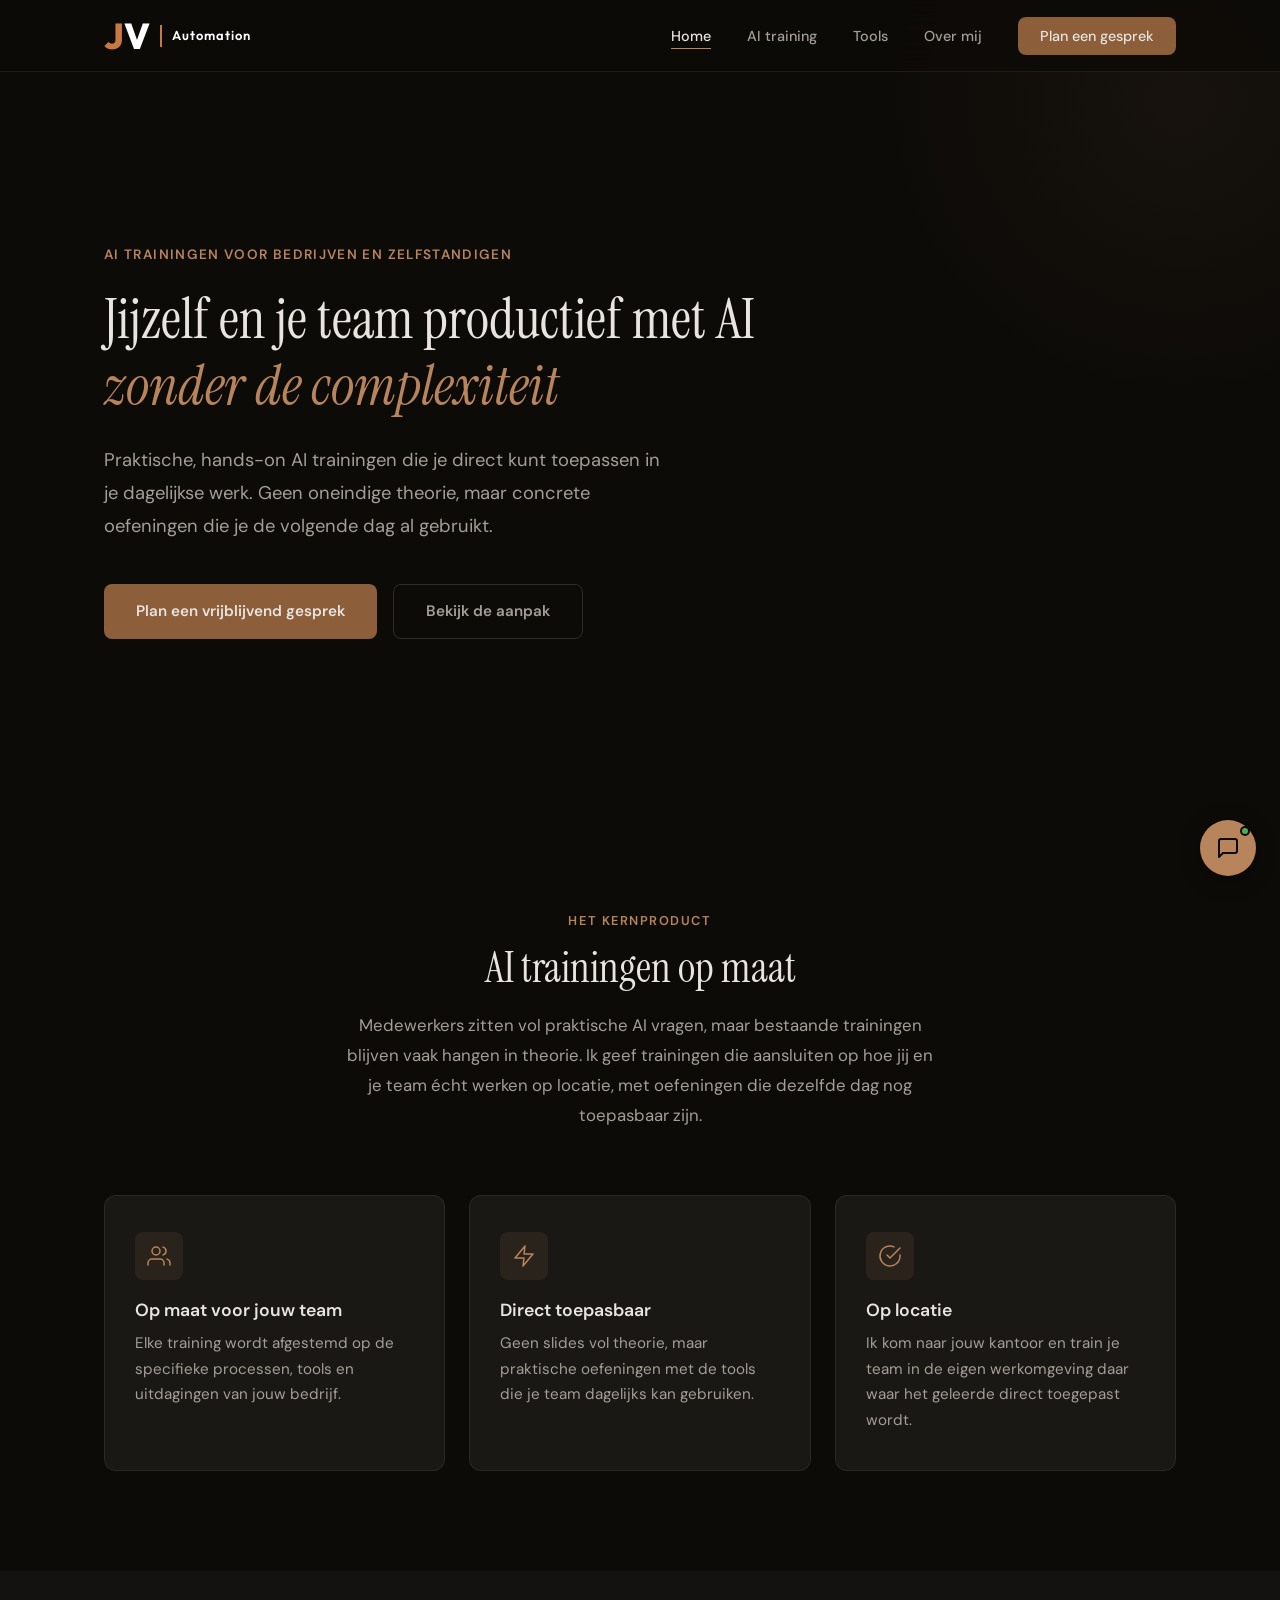
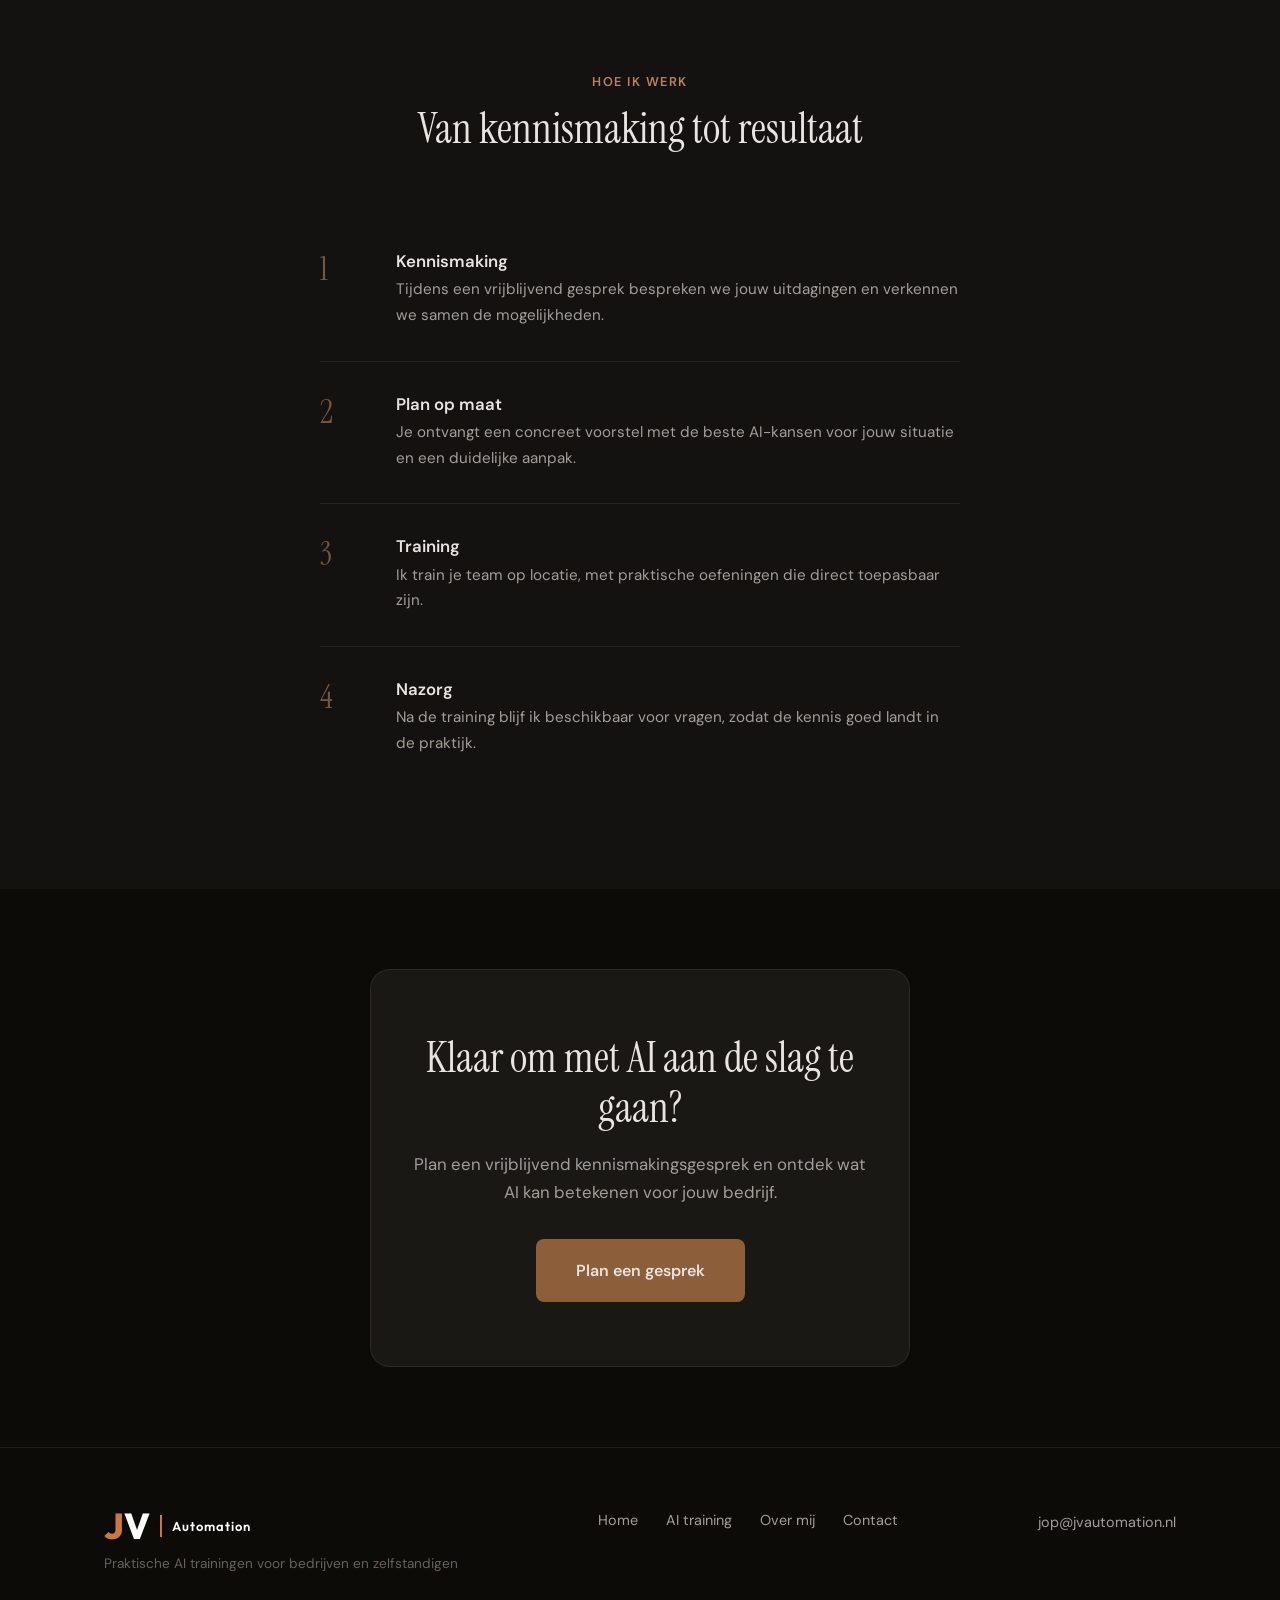
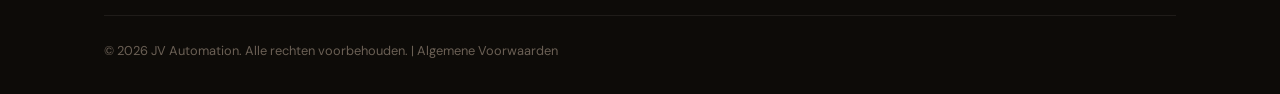
<file: index.html>
<!DOCTYPE html>
<html lang="nl">
<head>
    <meta charset="UTF-8">
    <meta name="viewport" content="width=device-width, initial-scale=1.0">
    <title>JV Automation | AI Trainingen voor MKB in Nederland</title>
    <meta name="description" content="Praktische AI trainingen voor MKB-bedrijven in Nederland. Op locatie bij u, hands-on en direct toepasbaar. Gevestigd in Flevoland, actief door heel Nederland.">

    <!-- Geo -->
    <meta name="geo.region" content="NL-FL">
    <meta name="geo.country" content="NL">
    <meta name="geo.placename" content="Flevoland, Nederland">

    <!-- Canonical -->
    <link rel="canonical" href="https://www.jvautomation.nl/">

    <!-- Open Graph -->
    <meta property="og:type" content="website">
    <meta property="og:url" content="https://www.jvautomation.nl/">
    <meta property="og:title" content="JV Automation | AI Trainingen voor MKB in Nederland">
    <meta property="og:description" content="Praktische AI trainingen voor MKB-bedrijven in Nederland. Op locatie bij u, hands-on en direct toepasbaar.">
    <meta property="og:locale" content="nl_NL">
    <meta property="og:site_name" content="JV Automation">

    <!-- Twitter Card -->
    <meta name="twitter:card" content="summary_large_image">
    <meta name="twitter:title" content="JV Automation | AI Trainingen voor MKB in Nederland">
    <meta name="twitter:description" content="Praktische AI trainingen voor MKB-bedrijven in Nederland. Op locatie, hands-on en direct toepasbaar.">
    <meta property="og:image" content="https://www.jvautomation.nl/jv_automation_Logo.png">
    <meta name="twitter:image" content="https://www.jvautomation.nl/jv_automation_Logo.png">

    <!-- JSON-LD Structured Data -->
    <script type="application/ld+json">
    {
      "@context": "https://schema.org",
      "@type": "LocalBusiness",
      "name": "JV Automation",
      "description": "Praktische AI trainingen voor MKB-bedrijven in Nederland. Hands-on groepstrainingen op locatie zodat medewerkers AI direct kunnen toepassen in hun dagelijks werk.",
      "url": "https://www.jvautomation.nl",
      "email": "jop@jvautomation.nl",
      "priceRange": "€€",
      "address": {
        "@type": "PostalAddress",
        "addressRegion": "Flevoland",
        "addressCountry": "NL"
      },
      "areaServed": {
        "@type": "Country",
        "name": "Nederland"
      },
      "serviceType": "AI training",
      "hasOfferCatalog": {
        "@type": "OfferCatalog",
        "name": "AI Trainingen",
        "itemListElement": [
          {
            "@type": "Offer",
            "itemOffered": {
              "@type": "EducationalOccupationalProgram",
              "name": "AI Training voor teams",
              "description": "Groepstraining op locatie waarmee medewerkers AI écht leren toepassen in hun dagelijkse werk. Van basisuitleg tot prompts, systeemprompts en praktische oefeningen.",
              "timeToComplete": "PT4H",
              "educationalLevel": "Geen voorkennis vereist",
              "provider": {
                "@type": "LocalBusiness",
                "name": "JV Automation",
                "address": {
                  "@type": "PostalAddress",
                  "addressRegion": "Flevoland",
                  "addressCountry": "NL"
                }
              }
            }
          }
        ]
      }
    }
    </script>

    <link rel="preconnect" href="https://fonts.googleapis.com">
    <link rel="preconnect" href="https://fonts.gstatic.com" crossorigin>
    <link href="https://fonts.googleapis.com/css2?family=DM+Sans:ital,opsz,wght@0,9..40,300;0,9..40,400;0,9..40,500;0,9..40,600;0,9..40,700;1,9..40,400&family=Instrument+Serif:ital@0;1&family=Outfit:wght@600;800&display=swap" rel="stylesheet">
    <!-- Favicon -->
    <link rel="icon" href="/favicon.ico" sizes="any">
    <link rel="icon" type="image/png" href="/favicon-96x96.png" sizes="96x96">
    <link rel="apple-touch-icon" href="/apple-touch-icon.png">

    <link rel="stylesheet" href="/styles.css">
</head>
<body>

    <!-- ====== NAVIGATION ====== -->
    <nav class="nav">
        <div class="nav-container">
            <a href="/" class="jv-logo" aria-label="JV Automation - home">
                <span class="jv-logo__j">J</span><span class="jv-logo__v">V</span>
                <div class="jv-logo__divider"></div>
                <span class="jv-logo__name">Automation</span>
            </a>
            <button class="nav-toggle" id="navToggle" aria-label="Menu openen">
                <span></span><span></span><span></span>
            </button>
            <ul class="nav-links" id="navLinks">
                <li><a href="/" class="active">Home</a></li>
                <li><a href="/training">AI training</a></li>
                <li><a href="/tools">Tools</a></li>
                <li><a href="/over">Over mij</a></li>
                <li><a href="/contact" class="nav-cta">Plan een gesprek</a></li>
            </ul>
        </div>
    </nav>

    <!-- ====== PAGE: HOME ====== -->
    <main>
        <header class="hero">
            <div class="container">
                <div class="hero-content fade-in">
                    <p class="hero-label">AI trainingen voor bedrijven en zelfstandigen</p>
                    <h1>Jijzelf en je team productief met AI <em>zonder de complexiteit</em></h1>
                    <p class="hero-sub">Praktische, hands-on AI trainingen die je direct kunt toepassen in je dagelijkse werk. Geen oneindige theorie, maar concrete oefeningen die je de volgende dag al gebruikt.</p>
                    <div class="hero-actions">
                        <a href="/contact" class="btn btn-primary">Plan een vrijblijvend gesprek</a>
                        <a href="#aanpak" class="btn btn-ghost">Bekijk de aanpak</a>
                    </div>
                </div>
            </div>
        </header>

        <section class="section" id="trainingen">
            <div class="container">
                <div class="section-header fade-in">
                    <p class="section-label">Het kernproduct</p>
                    <h2>AI trainingen op maat</h2>
                    <p class="section-intro">Medewerkers zitten vol praktische AI vragen, maar bestaande trainingen blijven vaak hangen in theorie. Ik geef trainingen die aansluiten op hoe jij en je team écht werken op locatie, met oefeningen die dezelfde dag nog toepasbaar zijn.</p>
                </div>
                <div class="features-grid fade-in">
                    <div class="feature-card">
                        <div class="feature-icon">
                            <svg width="24" height="24" viewBox="0 0 24 24" fill="none" stroke="currentColor" stroke-width="1.5" stroke-linecap="round" stroke-linejoin="round"><path d="M17 21v-2a4 4 0 0 0-4-4H5a4 4 0 0 0-4 4v2"/><circle cx="9" cy="7" r="4"/><path d="M23 21v-2a4 4 0 0 0-3-3.87"/><path d="M16 3.13a4 4 0 0 1 0 7.75"/></svg>
                        </div>
                        <h3>Op maat voor jouw team</h3>
                        <p>Elke training wordt afgestemd op de specifieke processen, tools en uitdagingen van jouw bedrijf.</p>
                    </div>
                    <div class="feature-card">
                        <div class="feature-icon">
                            <svg width="24" height="24" viewBox="0 0 24 24" fill="none" stroke="currentColor" stroke-width="1.5" stroke-linecap="round" stroke-linejoin="round"><polygon points="13 2 3 14 12 14 11 22 21 10 12 10 13 2"/></svg>
                        </div>
                        <h3>Direct toepasbaar</h3>
                        <p>Geen slides vol theorie, maar praktische oefeningen met de tools die je team dagelijks kan gebruiken.</p>
                    </div>
                    <div class="feature-card">
                        <div class="feature-icon">
                            <svg width="24" height="24" viewBox="0 0 24 24" fill="none" stroke="currentColor" stroke-width="1.5" stroke-linecap="round" stroke-linejoin="round"><path d="M22 11.08V12a10 10 0 1 1-5.93-9.14"/><polyline points="22 4 12 14.01 9 11.01"/></svg>
                        </div>
                        <h3>Op locatie</h3>
                        <p>Ik kom naar jouw kantoor en train je team in de eigen werkomgeving daar waar het geleerde direct toegepast wordt.</p>
                    </div>
                </div>
            </div>
        </section>

        <section class="section section-alt" id="aanpak">
            <div class="container">
                <div class="section-header fade-in">
                    <p class="section-label">Hoe ik werk</p>
                    <h2>Van kennismaking tot resultaat</h2>
                </div>
                <div class="steps fade-in">
                    <div class="step">
                        <div class="step-number">1</div>
                        <div class="step-content">
                            <h3>Kennismaking</h3>
                            <p>Tijdens een vrijblijvend gesprek bespreken we jouw uitdagingen en verkennen we samen de mogelijkheden.</p>
                        </div>
                    </div>
                    <div class="step">
                        <div class="step-number">2</div>
                        <div class="step-content">
                            <h3>Plan op maat</h3>
                            <p>Je ontvangt een concreet voorstel met de beste AI-kansen voor jouw situatie en een duidelijke aanpak.</p>
                        </div>
                    </div>
                    <div class="step">
                        <div class="step-number">3</div>
                        <div class="step-content">
                            <h3>Training</h3>
                            <p>Ik train je team op locatie, met praktische oefeningen die direct toepasbaar zijn.</p>
                        </div>
                    </div>
                    <div class="step">
                        <div class="step-number">4</div>
                        <div class="step-content">
                            <h3>Nazorg</h3>
                            <p>Na de training blijf ik beschikbaar voor vragen, zodat de kennis goed landt in de praktijk.</p>
                        </div>
                    </div>
                </div>
            </div>
        </section>

        <section class="section cta-section">
            <div class="container">
                <div class="cta-block fade-in">
                    <h2>Klaar om met AI aan de slag te gaan?</h2>
                    <p>Plan een vrijblijvend kennismakingsgesprek en ontdek wat AI kan betekenen voor jouw bedrijf.</p>
                    <a href="/contact" class="btn btn-primary btn-lg">Plan een gesprek</a>
                </div>
            </div>
        </section>
    </main>

    <!-- ====== FOOTER ====== -->
    <footer class="footer">
        <div class="container">
            <div class="footer-content">
                <div class="footer-brand">
                    <a href="/" class="jv-logo" aria-label="JV Automation - home">
                        <span class="jv-logo__j">J</span><span class="jv-logo__v">V</span>
                        <div class="jv-logo__divider"></div>
                        <span class="jv-logo__name">Automation</span>
                    </a>
                    <p>Praktische AI trainingen voor bedrijven en zelfstandigen</p>
                </div>
                <div class="footer-links">
                    <a href="/">Home</a>
                    <a href="/training">AI training</a>
                    <a href="/over">Over mij</a>
                    <a href="/contact">Contact</a>
                </div>
                <div class="footer-contact">
                    <a href="mailto:jop@jvautomation.nl">jop@jvautomation.nl</a>
                </div>
            </div>
            <div class="footer-bottom">
                <p>&copy; 2026 JV Automation. Alle rechten voorbehouden. | <a href="/algemene-voorwaarden" style="color:inherit; text-decoration:none;">Algemene Voorwaarden</a></p>
            </div>
        </div>
    </footer>

    <!-- ====== CHAT WIDGET ====== -->
    <div id="chatWidget">
        <div class="chat-popup" id="chatPopup">
            <div class="chat-popup-header">
                <div style="display:flex; align-items:center; gap:10px;">
                    <div class="chat-popup-avatar"><span class="jv-logo__j">J</span><span class="jv-logo__v">V</span></div>
                    <div>
                        <div style="font-weight:600; font-size:14px;">JV Automation</div>
                        <div style="font-size:11px; color:var(--text-secondary);">Stel gerust een vraag</div>
                    </div>
                </div>
                <button class="chat-popup-close" onclick="toggleChat()">✕</button>
            </div>
            <div class="chat-popup-messages" id="popupMessages">
                <div class="popup-message bot">Hoi! Ik ben de AI-assistent van JV Automation. Ik doe mijn best om je goed te helpen, maar ik kan fouten maken. Twijfel je aan een antwoord? Neem dan contact op met Jop via jop@jvautomation.nl. Heb je een vraag over de AI training? Stel hem gerust!</div>
            </div>
            <div class="chat-popup-input">
                <input type="text" id="popupInput" placeholder="Stel een vraag..." autocomplete="off" onkeydown="if(event.key==='Enter') popupSend()"/>
                <button onclick="popupSend()">
                    <svg width="16" height="16" viewBox="0 0 24 24" fill="none" stroke="currentColor" stroke-width="2.5" stroke-linecap="round" stroke-linejoin="round"><line x1="22" y1="2" x2="11" y2="13"/><polygon points="22 2 15 22 11 13 2 9 22 2"/></svg>
                </button>
            </div>
        </div>
        <button class="chat-bubble-btn" id="chatBubbleBtn" onclick="toggleChat()" aria-label="Chat openen">
            <svg id="iconOpen" width="24" height="24" viewBox="0 0 24 24" fill="none" stroke="currentColor" stroke-width="2" stroke-linecap="round" stroke-linejoin="round"><path d="M21 15a2 2 0 0 1-2 2H7l-4 4V5a2 2 0 0 1 2-2h14a2 2 0 0 1 2 2z"/></svg>
            <svg id="iconClose" width="24" height="24" viewBox="0 0 24 24" fill="none" stroke="currentColor" stroke-width="2.5" stroke-linecap="round" stroke-linejoin="round" style="display:none"><line x1="18" y1="6" x2="6" y2="18"/><line x1="6" y1="6" x2="18" y2="18"/></svg>
            <span class="chat-bubble-dot" id="chatDot"></span>
        </button>
    </div>

    <script src="/shared.js"></script>
</body>
</html>
</file>
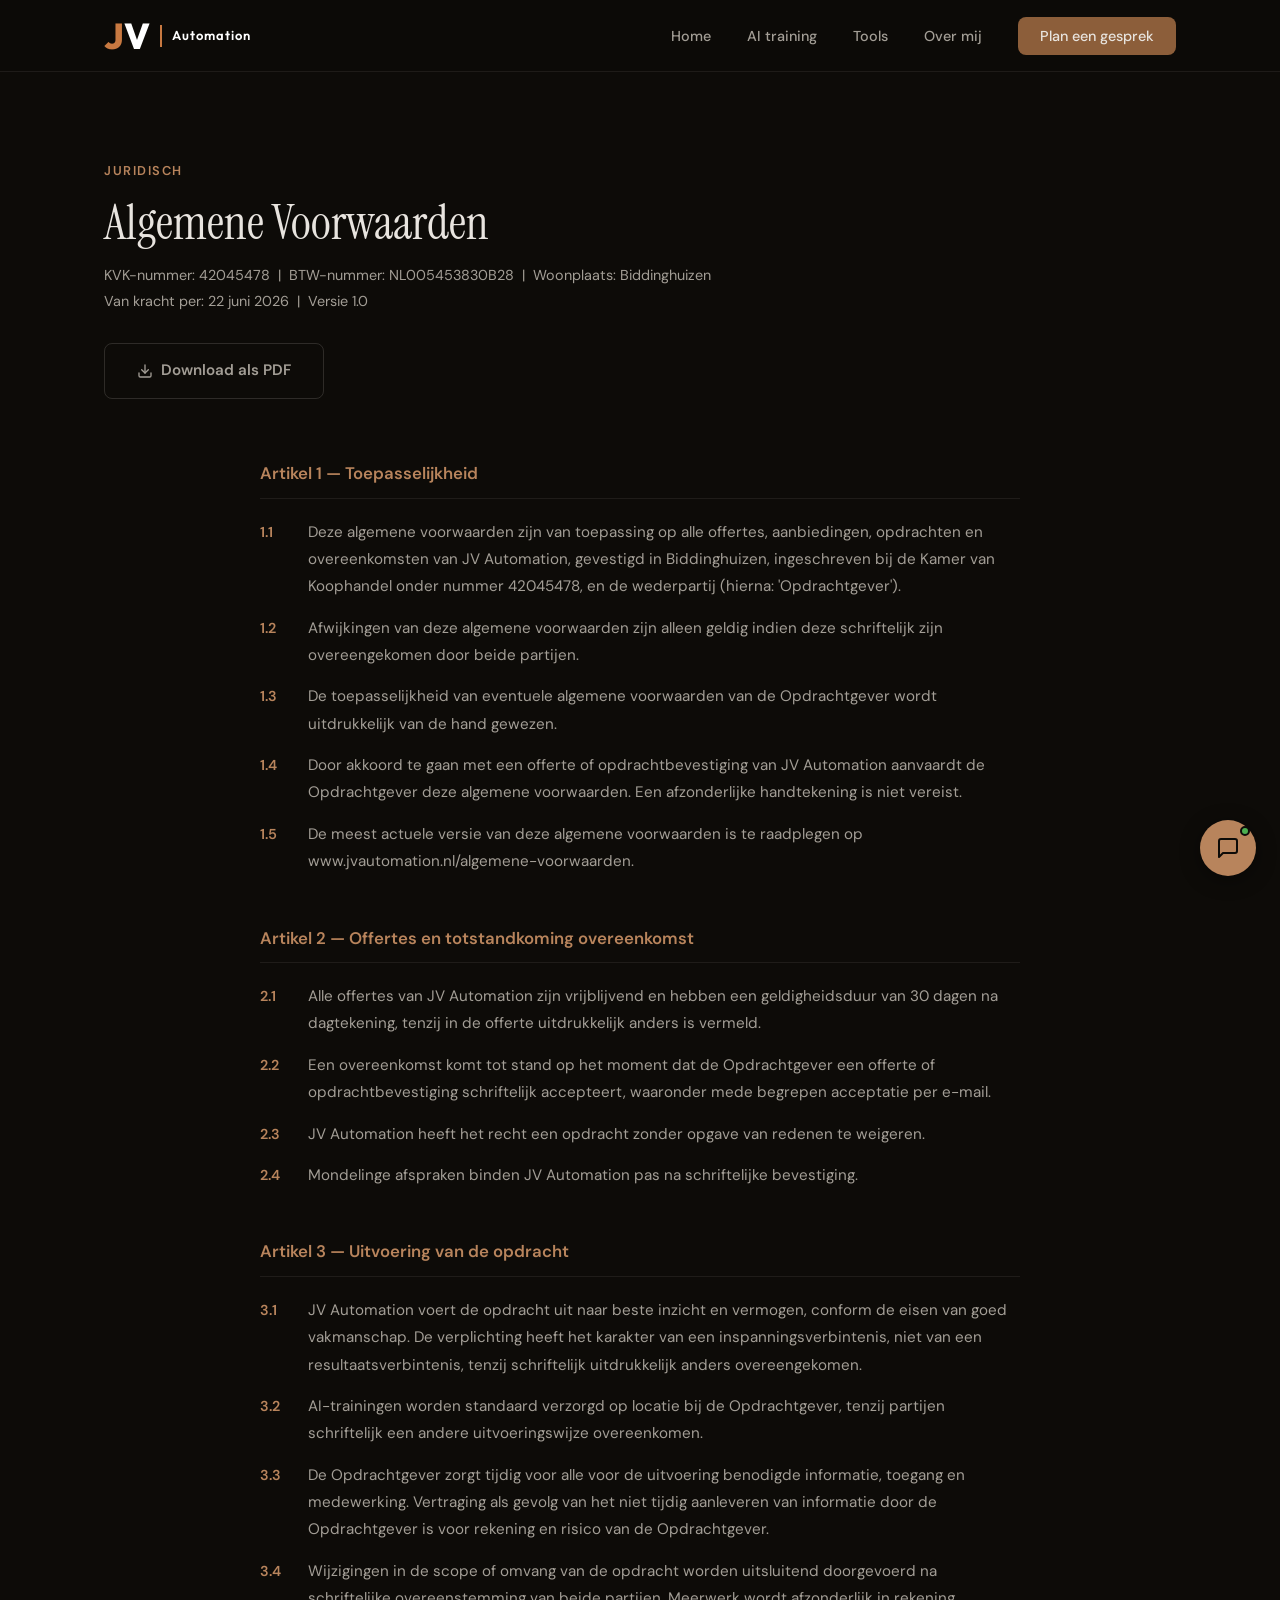
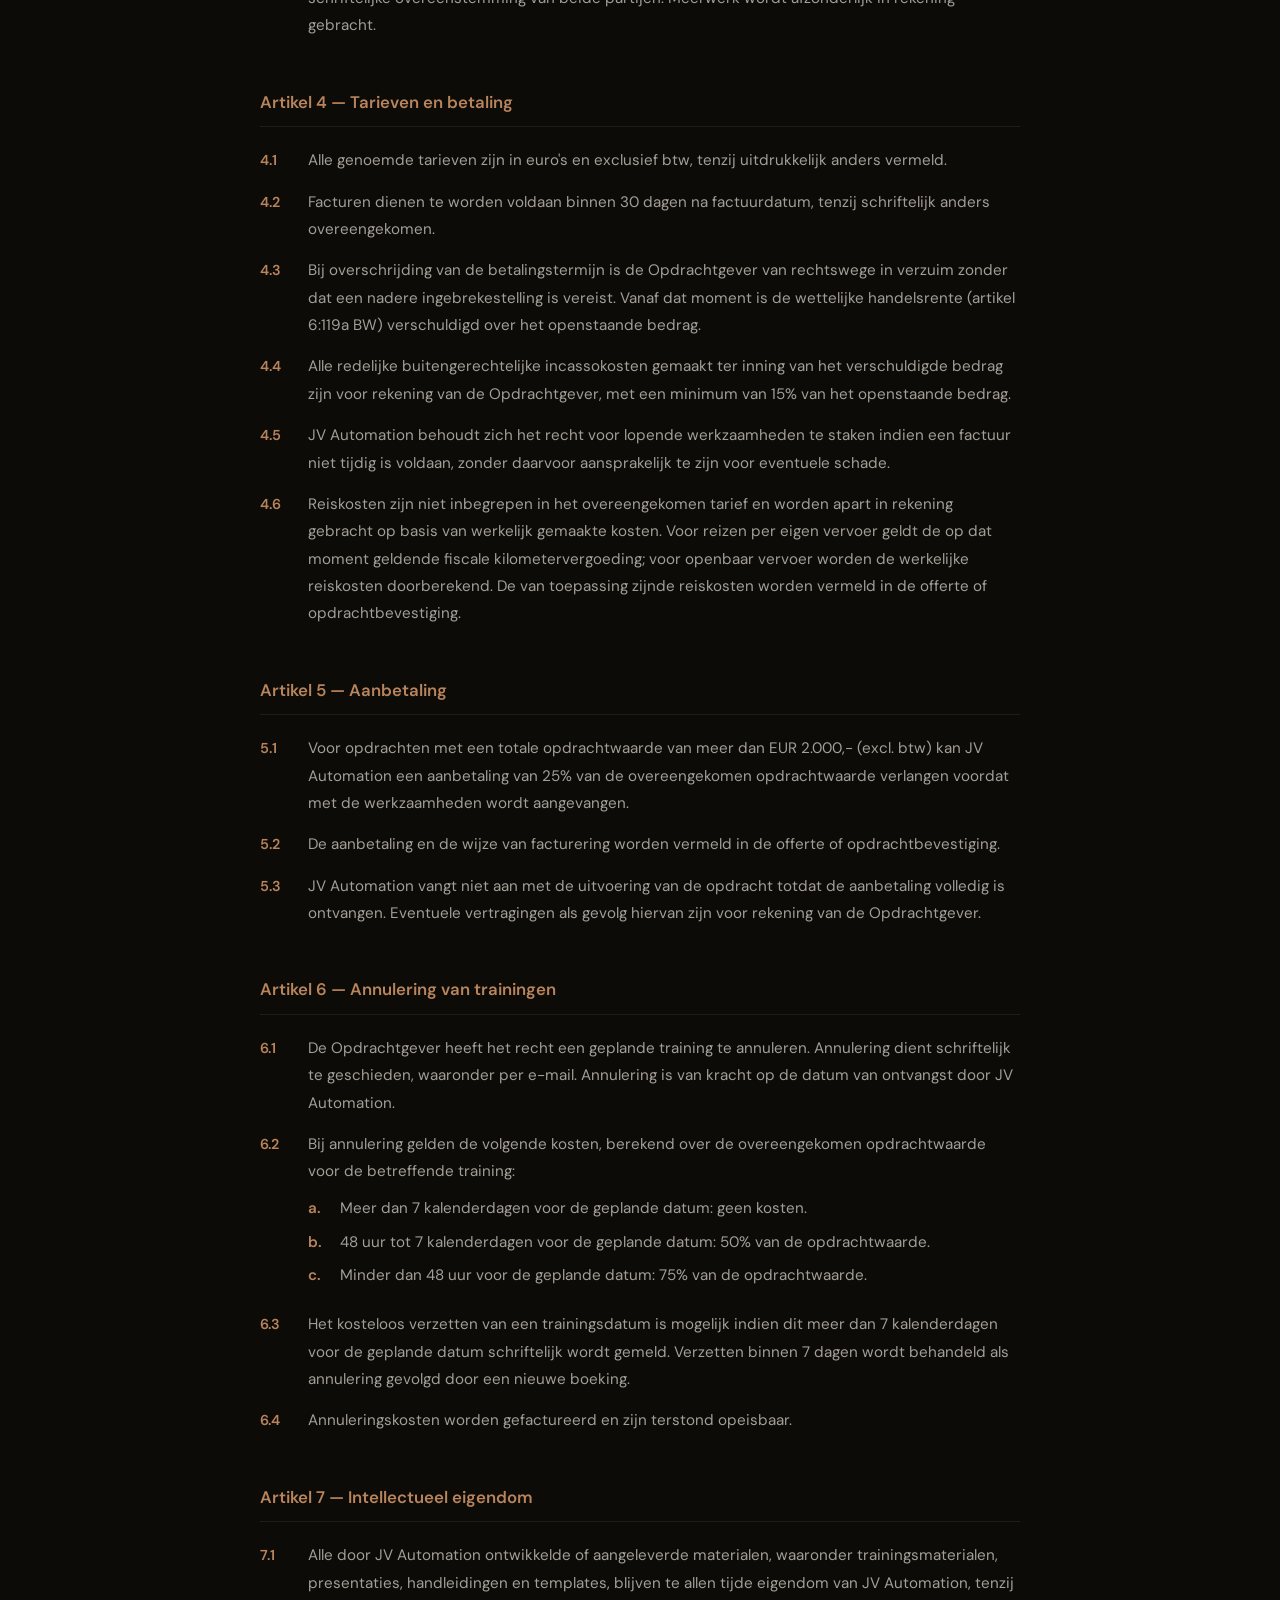
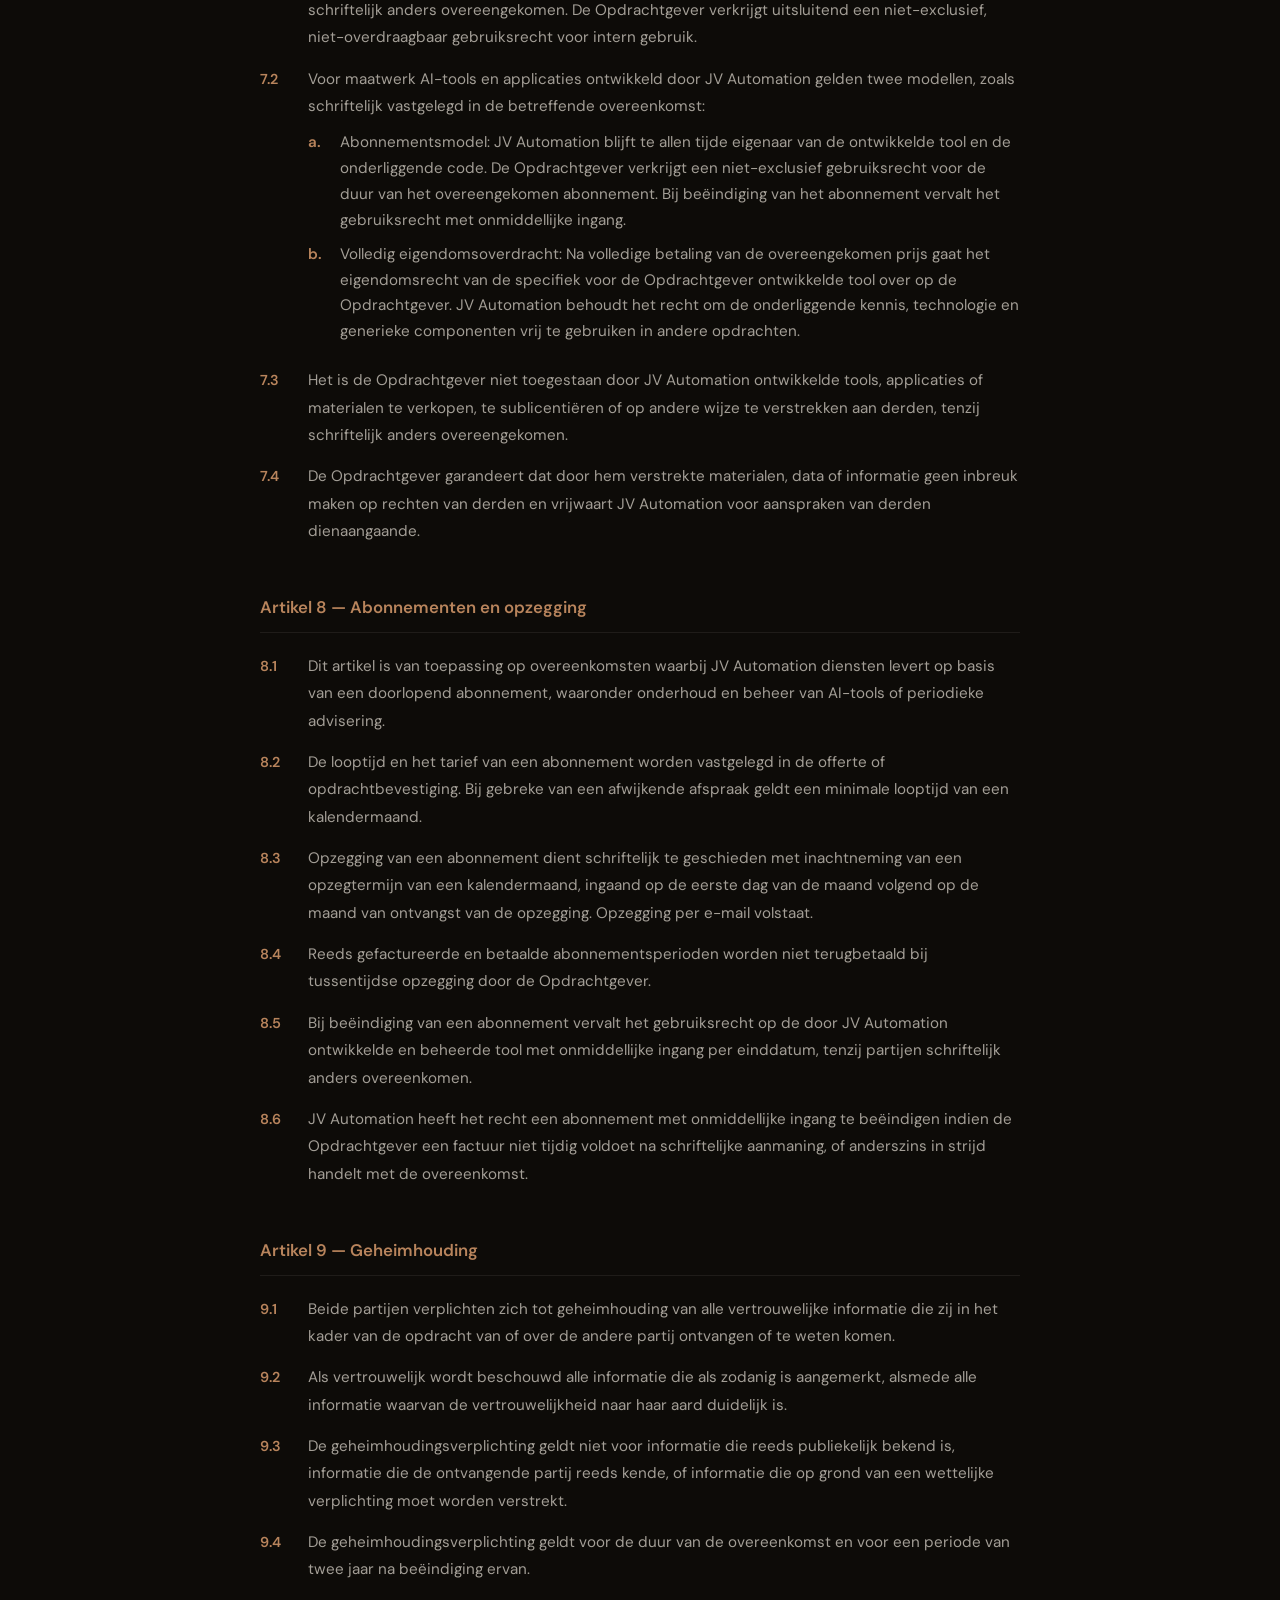
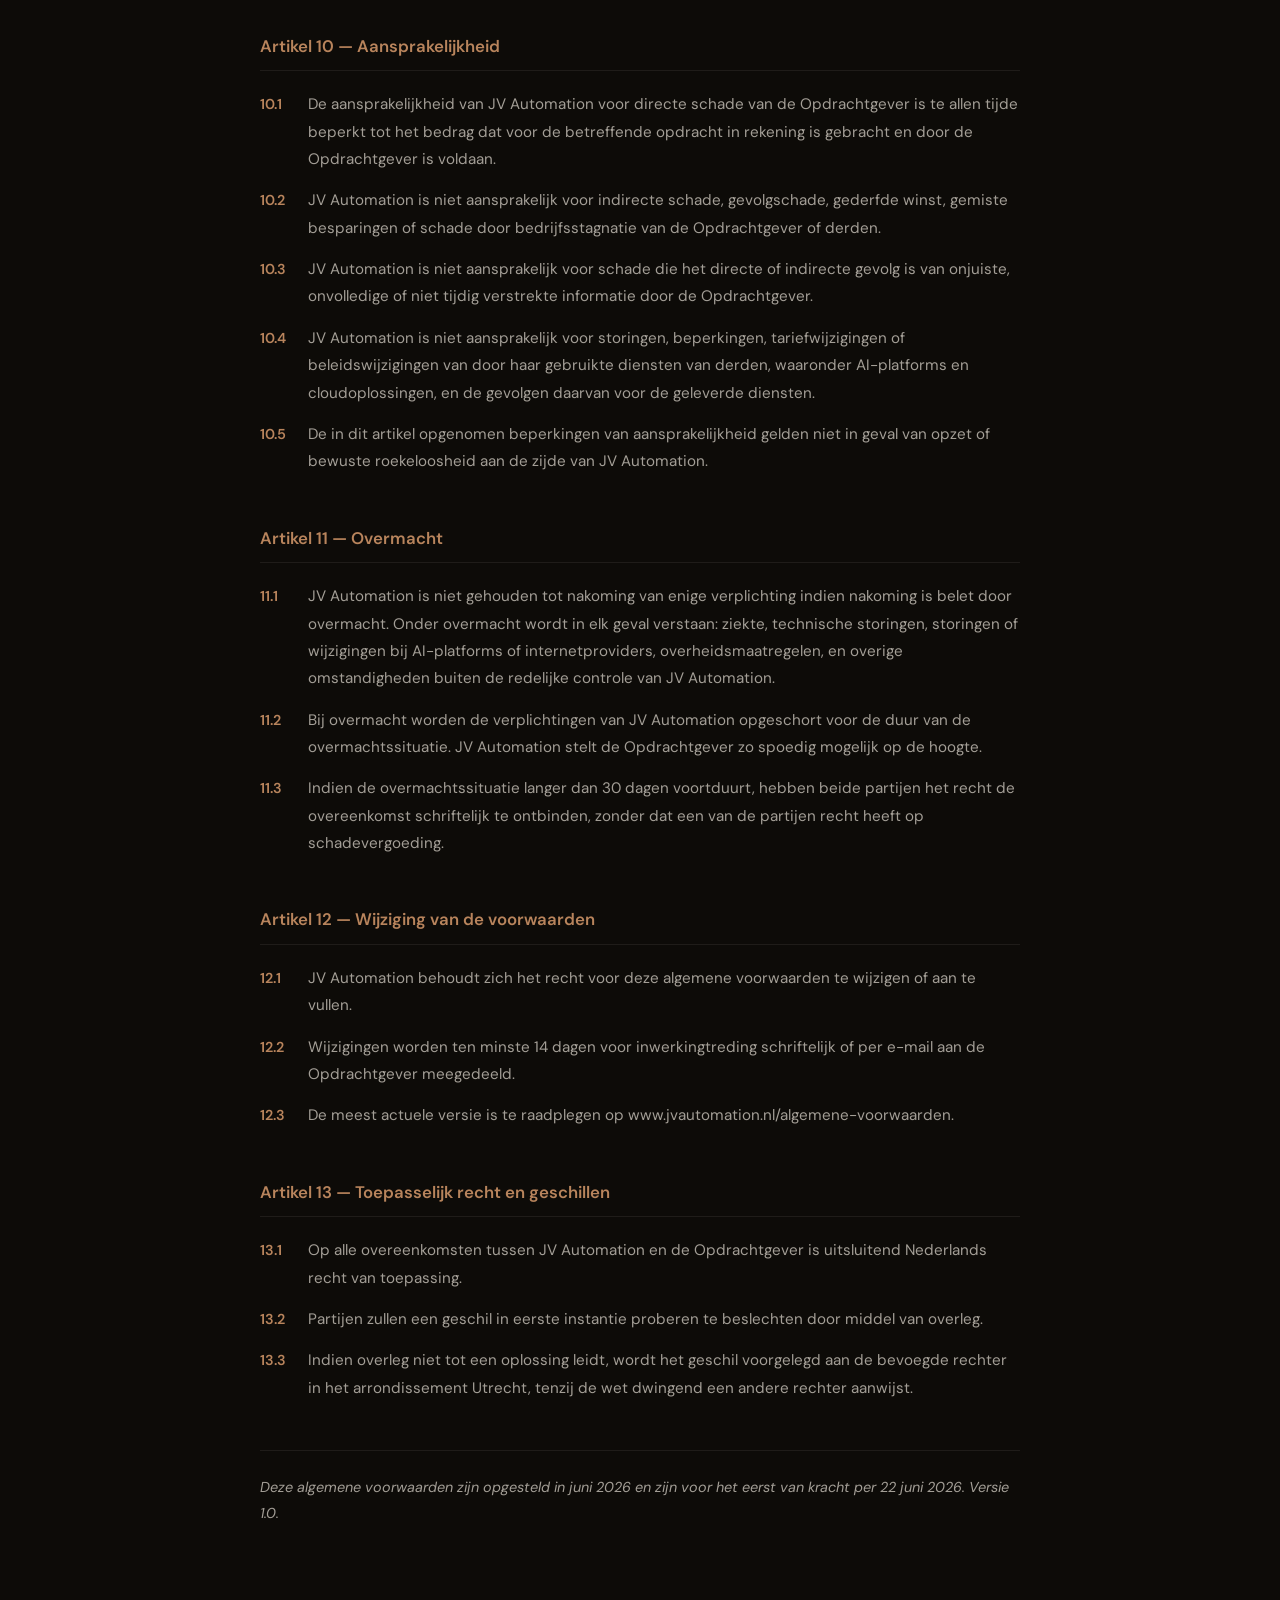
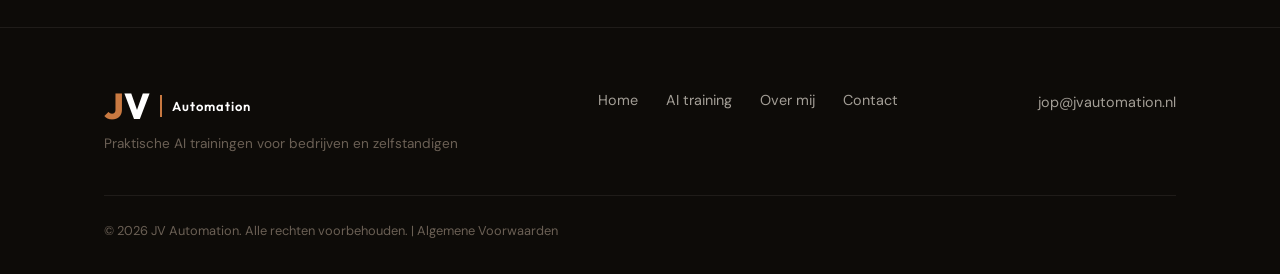
<file: algemene-voorwaarden.html>
<!DOCTYPE html>
<html lang="nl">
<head>
    <meta charset="UTF-8">
    <meta name="viewport" content="width=device-width, initial-scale=1.0">
    <title>Algemene Voorwaarden | JV Automation</title>
    <meta name="description" content="Algemene voorwaarden van JV Automation. Van kracht per 22 juni 2026, versie 1.0.">

    <!-- Canonical -->
    <link rel="canonical" href="https://www.jvautomation.nl/algemene-voorwaarden">

    <!-- Open Graph -->
    <meta property="og:type" content="website">
    <meta property="og:url" content="https://www.jvautomation.nl/algemene-voorwaarden">
    <meta property="og:title" content="Algemene Voorwaarden | JV Automation">
    <meta property="og:description" content="Algemene voorwaarden van JV Automation. Van kracht per 22 juni 2026, versie 1.0.">
    <meta property="og:locale" content="nl_NL">
    <meta property="og:site_name" content="JV Automation">

    <link rel="preconnect" href="https://fonts.googleapis.com">
    <link rel="preconnect" href="https://fonts.gstatic.com" crossorigin>
    <link href="https://fonts.googleapis.com/css2?family=DM+Sans:ital,opsz,wght@0,9..40,300;0,9..40,400;0,9..40,500;0,9..40,600;0,9..40,700;1,9..40,400&family=Instrument+Serif:ital@0;1&family=Outfit:wght@600;800&display=swap" rel="stylesheet">
    <!-- Favicon -->
    <link rel="icon" href="/favicon.ico" sizes="any">
    <link rel="icon" type="image/png" href="/favicon-96x96.png" sizes="96x96">
    <link rel="apple-touch-icon" href="/apple-touch-icon.png">

    <link rel="stylesheet" href="/styles.css">

    <style>
        .av-meta { font-size: 0.9rem; color: var(--text-secondary); margin-top: 12px; line-height: 1.8; }
        .av-download { margin-top: 28px; }
        .av-content { max-width: 760px; margin: 0 auto; }
        .av-article { margin-bottom: 48px; }
        .av-article-title {
            font-family: var(--font-body);
            font-size: 1.05rem;
            font-weight: 600;
            color: var(--accent);
            border-bottom: 1px solid var(--border);
            padding-bottom: 10px;
            margin-bottom: 20px;
        }
        .av-item { display: flex; gap: 16px; margin-bottom: 14px; }
        .av-item-nr { font-weight: 600; color: var(--accent); min-width: 32px; font-size: 0.9rem; padding-top: 1px; }
        .av-item-text { font-size: 0.95rem; color: var(--text-secondary); line-height: 1.8; }
        .av-sublist { margin-top: 10px; padding-left: 0; list-style: none; }
        .av-sublist li { display: flex; gap: 12px; margin-bottom: 8px; font-size: 0.95rem; color: var(--text-secondary); line-height: 1.7; }
        .av-sublist li::before { content: attr(data-label); font-weight: 600; color: var(--accent); min-width: 20px; }
        .av-closing { font-size: 0.9rem; color: var(--text-secondary); font-style: italic; margin-top: 40px; padding-top: 24px; border-top: 1px solid var(--border); line-height: 1.8; }
        .page-hero { padding-bottom: 20px; }
        .section { padding-top: 40px; }
    </style>
</head>
<body>

    <!-- ====== NAVIGATION ====== -->
    <nav class="nav">
        <div class="nav-container">
            <a href="/" class="jv-logo" aria-label="JV Automation - home">
                <span class="jv-logo__j">J</span><span class="jv-logo__v">V</span>
                <div class="jv-logo__divider"></div>
                <span class="jv-logo__name">Automation</span>
            </a>
            <button class="nav-toggle" id="navToggle" aria-label="Menu openen">
                <span></span><span></span><span></span>
            </button>
            <ul class="nav-links" id="navLinks">
                <li><a href="/">Home</a></li>
                <li><a href="/training">AI training</a></li>
                <li><a href="/tools">Tools</a></li>
                <li><a href="/over">Over mij</a></li>
                <li><a href="/contact" class="nav-cta">Plan een gesprek</a></li>
            </ul>
        </div>
    </nav>

    <!-- ====== PAGE: ALGEMENE VOORWAARDEN ====== -->
    <main>
        <header class="page-hero">
            <div class="container">
                <div class="page-hero-content fade-in">
                    <p class="section-label">Juridisch</p>
                    <h1>Algemene Voorwaarden</h1>
                    <p class="av-meta">
                        KVK-nummer: 42045478 &nbsp;|&nbsp; BTW-nummer: NL005453830B28 &nbsp;|&nbsp; Woonplaats: Biddinghuizen<br>
                        Van kracht per: 22 juni 2026 &nbsp;|&nbsp; Versie 1.0
                    </p>
                    <div class="av-download">
                        <a href="/algemene-voorwaarden.pdf" class="btn btn-ghost" download>
                            <svg width="16" height="16" viewBox="0 0 24 24" fill="none" stroke="currentColor" stroke-width="2" stroke-linecap="round" stroke-linejoin="round" style="margin-right:8px; vertical-align:-2px;"><path d="M21 15v4a2 2 0 0 1-2 2H5a2 2 0 0 1-2-2v-4"/><polyline points="7 10 12 15 17 10"/><line x1="12" y1="15" x2="12" y2="3"/></svg>
                            Download als PDF
                        </a>
                    </div>
                </div>
            </div>
        </header>

        <section class="section">
            <div class="container">
                <div class="av-content">

                    <div class="av-article">
                        <div class="av-article-title">Artikel 1 — Toepasselijkheid</div>
                        <div class="av-item"><span class="av-item-nr">1.1</span><span class="av-item-text">Deze algemene voorwaarden zijn van toepassing op alle offertes, aanbiedingen, opdrachten en overeenkomsten van JV Automation, gevestigd in Biddinghuizen, ingeschreven bij de Kamer van Koophandel onder nummer 42045478, en de wederpartij (hierna: 'Opdrachtgever').</span></div>
                        <div class="av-item"><span class="av-item-nr">1.2</span><span class="av-item-text">Afwijkingen van deze algemene voorwaarden zijn alleen geldig indien deze schriftelijk zijn overeengekomen door beide partijen.</span></div>
                        <div class="av-item"><span class="av-item-nr">1.3</span><span class="av-item-text">De toepasselijkheid van eventuele algemene voorwaarden van de Opdrachtgever wordt uitdrukkelijk van de hand gewezen.</span></div>
                        <div class="av-item"><span class="av-item-nr">1.4</span><span class="av-item-text">Door akkoord te gaan met een offerte of opdrachtbevestiging van JV Automation aanvaardt de Opdrachtgever deze algemene voorwaarden. Een afzonderlijke handtekening is niet vereist.</span></div>
                        <div class="av-item"><span class="av-item-nr">1.5</span><span class="av-item-text">De meest actuele versie van deze algemene voorwaarden is te raadplegen op www.jvautomation.nl/algemene-voorwaarden.</span></div>
                    </div>

                    <div class="av-article">
                        <div class="av-article-title">Artikel 2 — Offertes en totstandkoming overeenkomst</div>
                        <div class="av-item"><span class="av-item-nr">2.1</span><span class="av-item-text">Alle offertes van JV Automation zijn vrijblijvend en hebben een geldigheidsduur van 30 dagen na dagtekening, tenzij in de offerte uitdrukkelijk anders is vermeld.</span></div>
                        <div class="av-item"><span class="av-item-nr">2.2</span><span class="av-item-text">Een overeenkomst komt tot stand op het moment dat de Opdrachtgever een offerte of opdrachtbevestiging schriftelijk accepteert, waaronder mede begrepen acceptatie per e-mail.</span></div>
                        <div class="av-item"><span class="av-item-nr">2.3</span><span class="av-item-text">JV Automation heeft het recht een opdracht zonder opgave van redenen te weigeren.</span></div>
                        <div class="av-item"><span class="av-item-nr">2.4</span><span class="av-item-text">Mondelinge afspraken binden JV Automation pas na schriftelijke bevestiging.</span></div>
                    </div>

                    <div class="av-article">
                        <div class="av-article-title">Artikel 3 — Uitvoering van de opdracht</div>
                        <div class="av-item"><span class="av-item-nr">3.1</span><span class="av-item-text">JV Automation voert de opdracht uit naar beste inzicht en vermogen, conform de eisen van goed vakmanschap. De verplichting heeft het karakter van een inspanningsverbintenis, niet van een resultaatsverbintenis, tenzij schriftelijk uitdrukkelijk anders overeengekomen.</span></div>
                        <div class="av-item"><span class="av-item-nr">3.2</span><span class="av-item-text">AI-trainingen worden standaard verzorgd op locatie bij de Opdrachtgever, tenzij partijen schriftelijk een andere uitvoeringswijze overeenkomen.</span></div>
                        <div class="av-item"><span class="av-item-nr">3.3</span><span class="av-item-text">De Opdrachtgever zorgt tijdig voor alle voor de uitvoering benodigde informatie, toegang en medewerking. Vertraging als gevolg van het niet tijdig aanleveren van informatie door de Opdrachtgever is voor rekening en risico van de Opdrachtgever.</span></div>
                        <div class="av-item"><span class="av-item-nr">3.4</span><span class="av-item-text">Wijzigingen in de scope of omvang van de opdracht worden uitsluitend doorgevoerd na schriftelijke overeenstemming van beide partijen. Meerwerk wordt afzonderlijk in rekening gebracht.</span></div>
                    </div>

                    <div class="av-article">
                        <div class="av-article-title">Artikel 4 — Tarieven en betaling</div>
                        <div class="av-item"><span class="av-item-nr">4.1</span><span class="av-item-text">Alle genoemde tarieven zijn in euro's en exclusief btw, tenzij uitdrukkelijk anders vermeld.</span></div>
                        <div class="av-item"><span class="av-item-nr">4.2</span><span class="av-item-text">Facturen dienen te worden voldaan binnen 30 dagen na factuurdatum, tenzij schriftelijk anders overeengekomen.</span></div>
                        <div class="av-item"><span class="av-item-nr">4.3</span><span class="av-item-text">Bij overschrijding van de betalingstermijn is de Opdrachtgever van rechtswege in verzuim zonder dat een nadere ingebrekestelling is vereist. Vanaf dat moment is de wettelijke handelsrente (artikel 6:119a BW) verschuldigd over het openstaande bedrag.</span></div>
                        <div class="av-item"><span class="av-item-nr">4.4</span><span class="av-item-text">Alle redelijke buitengerechtelijke incassokosten gemaakt ter inning van het verschuldigde bedrag zijn voor rekening van de Opdrachtgever, met een minimum van 15% van het openstaande bedrag.</span></div>
                        <div class="av-item"><span class="av-item-nr">4.5</span><span class="av-item-text">JV Automation behoudt zich het recht voor lopende werkzaamheden te staken indien een factuur niet tijdig is voldaan, zonder daarvoor aansprakelijk te zijn voor eventuele schade.</span></div>
                        <div class="av-item"><span class="av-item-nr">4.6</span><span class="av-item-text">Reiskosten zijn niet inbegrepen in het overeengekomen tarief en worden apart in rekening gebracht op basis van werkelijk gemaakte kosten. Voor reizen per eigen vervoer geldt de op dat moment geldende fiscale kilometervergoeding; voor openbaar vervoer worden de werkelijke reiskosten doorberekend. De van toepassing zijnde reiskosten worden vermeld in de offerte of opdrachtbevestiging.</span></div>
                    </div>

                    <div class="av-article">
                        <div class="av-article-title">Artikel 5 — Aanbetaling</div>
                        <div class="av-item"><span class="av-item-nr">5.1</span><span class="av-item-text">Voor opdrachten met een totale opdrachtwaarde van meer dan EUR 2.000,- (excl. btw) kan JV Automation een aanbetaling van 25% van de overeengekomen opdrachtwaarde verlangen voordat met de werkzaamheden wordt aangevangen.</span></div>
                        <div class="av-item"><span class="av-item-nr">5.2</span><span class="av-item-text">De aanbetaling en de wijze van facturering worden vermeld in de offerte of opdrachtbevestiging.</span></div>
                        <div class="av-item"><span class="av-item-nr">5.3</span><span class="av-item-text">JV Automation vangt niet aan met de uitvoering van de opdracht totdat de aanbetaling volledig is ontvangen. Eventuele vertragingen als gevolg hiervan zijn voor rekening van de Opdrachtgever.</span></div>
                    </div>

                    <div class="av-article">
                        <div class="av-article-title">Artikel 6 — Annulering van trainingen</div>
                        <div class="av-item"><span class="av-item-nr">6.1</span><span class="av-item-text">De Opdrachtgever heeft het recht een geplande training te annuleren. Annulering dient schriftelijk te geschieden, waaronder per e-mail. Annulering is van kracht op de datum van ontvangst door JV Automation.</span></div>
                        <div class="av-item">
                            <span class="av-item-nr">6.2</span>
                            <span class="av-item-text">Bij annulering gelden de volgende kosten, berekend over de overeengekomen opdrachtwaarde voor de betreffende training:
                                <ul class="av-sublist">
                                    <li data-label="a.">Meer dan 7 kalenderdagen voor de geplande datum: geen kosten.</li>
                                    <li data-label="b.">48 uur tot 7 kalenderdagen voor de geplande datum: 50% van de opdrachtwaarde.</li>
                                    <li data-label="c.">Minder dan 48 uur voor de geplande datum: 75% van de opdrachtwaarde.</li>
                                </ul>
                            </span>
                        </div>
                        <div class="av-item"><span class="av-item-nr">6.3</span><span class="av-item-text">Het kosteloos verzetten van een trainingsdatum is mogelijk indien dit meer dan 7 kalenderdagen voor de geplande datum schriftelijk wordt gemeld. Verzetten binnen 7 dagen wordt behandeld als annulering gevolgd door een nieuwe boeking.</span></div>
                        <div class="av-item"><span class="av-item-nr">6.4</span><span class="av-item-text">Annuleringskosten worden gefactureerd en zijn terstond opeisbaar.</span></div>
                    </div>

                    <div class="av-article">
                        <div class="av-article-title">Artikel 7 — Intellectueel eigendom</div>
                        <div class="av-item"><span class="av-item-nr">7.1</span><span class="av-item-text">Alle door JV Automation ontwikkelde of aangeleverde materialen, waaronder trainingsmaterialen, presentaties, handleidingen en templates, blijven te allen tijde eigendom van JV Automation, tenzij schriftelijk anders overeengekomen. De Opdrachtgever verkrijgt uitsluitend een niet-exclusief, niet-overdraagbaar gebruiksrecht voor intern gebruik.</span></div>
                        <div class="av-item">
                            <span class="av-item-nr">7.2</span>
                            <span class="av-item-text">Voor maatwerk AI-tools en applicaties ontwikkeld door JV Automation gelden twee modellen, zoals schriftelijk vastgelegd in de betreffende overeenkomst:
                                <ul class="av-sublist">
                                    <li data-label="a.">Abonnementsmodel: JV Automation blijft te allen tijde eigenaar van de ontwikkelde tool en de onderliggende code. De Opdrachtgever verkrijgt een niet-exclusief gebruiksrecht voor de duur van het overeengekomen abonnement. Bij beëindiging van het abonnement vervalt het gebruiksrecht met onmiddellijke ingang.</li>
                                    <li data-label="b.">Volledig eigendomsoverdracht: Na volledige betaling van de overeengekomen prijs gaat het eigendomsrecht van de specifiek voor de Opdrachtgever ontwikkelde tool over op de Opdrachtgever. JV Automation behoudt het recht om de onderliggende kennis, technologie en generieke componenten vrij te gebruiken in andere opdrachten.</li>
                                </ul>
                            </span>
                        </div>
                        <div class="av-item"><span class="av-item-nr">7.3</span><span class="av-item-text">Het is de Opdrachtgever niet toegestaan door JV Automation ontwikkelde tools, applicaties of materialen te verkopen, te sublicentiëren of op andere wijze te verstrekken aan derden, tenzij schriftelijk anders overeengekomen.</span></div>
                        <div class="av-item"><span class="av-item-nr">7.4</span><span class="av-item-text">De Opdrachtgever garandeert dat door hem verstrekte materialen, data of informatie geen inbreuk maken op rechten van derden en vrijwaart JV Automation voor aanspraken van derden dienaangaande.</span></div>
                    </div>

                    <div class="av-article">
                        <div class="av-article-title">Artikel 8 — Abonnementen en opzegging</div>
                        <div class="av-item"><span class="av-item-nr">8.1</span><span class="av-item-text">Dit artikel is van toepassing op overeenkomsten waarbij JV Automation diensten levert op basis van een doorlopend abonnement, waaronder onderhoud en beheer van AI-tools of periodieke advisering.</span></div>
                        <div class="av-item"><span class="av-item-nr">8.2</span><span class="av-item-text">De looptijd en het tarief van een abonnement worden vastgelegd in de offerte of opdrachtbevestiging. Bij gebreke van een afwijkende afspraak geldt een minimale looptijd van een kalendermaand.</span></div>
                        <div class="av-item"><span class="av-item-nr">8.3</span><span class="av-item-text">Opzegging van een abonnement dient schriftelijk te geschieden met inachtneming van een opzegtermijn van een kalendermaand, ingaand op de eerste dag van de maand volgend op de maand van ontvangst van de opzegging. Opzegging per e-mail volstaat.</span></div>
                        <div class="av-item"><span class="av-item-nr">8.4</span><span class="av-item-text">Reeds gefactureerde en betaalde abonnementsperioden worden niet terugbetaald bij tussentijdse opzegging door de Opdrachtgever.</span></div>
                        <div class="av-item"><span class="av-item-nr">8.5</span><span class="av-item-text">Bij beëindiging van een abonnement vervalt het gebruiksrecht op de door JV Automation ontwikkelde en beheerde tool met onmiddellijke ingang per einddatum, tenzij partijen schriftelijk anders overeenkomen.</span></div>
                        <div class="av-item"><span class="av-item-nr">8.6</span><span class="av-item-text">JV Automation heeft het recht een abonnement met onmiddellijke ingang te beëindigen indien de Opdrachtgever een factuur niet tijdig voldoet na schriftelijke aanmaning, of anderszins in strijd handelt met de overeenkomst.</span></div>
                    </div>

                    <div class="av-article">
                        <div class="av-article-title">Artikel 9 — Geheimhouding</div>
                        <div class="av-item"><span class="av-item-nr">9.1</span><span class="av-item-text">Beide partijen verplichten zich tot geheimhouding van alle vertrouwelijke informatie die zij in het kader van de opdracht van of over de andere partij ontvangen of te weten komen.</span></div>
                        <div class="av-item"><span class="av-item-nr">9.2</span><span class="av-item-text">Als vertrouwelijk wordt beschouwd alle informatie die als zodanig is aangemerkt, alsmede alle informatie waarvan de vertrouwelijkheid naar haar aard duidelijk is.</span></div>
                        <div class="av-item"><span class="av-item-nr">9.3</span><span class="av-item-text">De geheimhoudingsverplichting geldt niet voor informatie die reeds publiekelijk bekend is, informatie die de ontvangende partij reeds kende, of informatie die op grond van een wettelijke verplichting moet worden verstrekt.</span></div>
                        <div class="av-item"><span class="av-item-nr">9.4</span><span class="av-item-text">De geheimhoudingsverplichting geldt voor de duur van de overeenkomst en voor een periode van twee jaar na beëindiging ervan.</span></div>
                    </div>

                    <div class="av-article">
                        <div class="av-article-title">Artikel 10 — Aansprakelijkheid</div>
                        <div class="av-item"><span class="av-item-nr">10.1</span><span class="av-item-text">De aansprakelijkheid van JV Automation voor directe schade van de Opdrachtgever is te allen tijde beperkt tot het bedrag dat voor de betreffende opdracht in rekening is gebracht en door de Opdrachtgever is voldaan.</span></div>
                        <div class="av-item"><span class="av-item-nr">10.2</span><span class="av-item-text">JV Automation is niet aansprakelijk voor indirecte schade, gevolgschade, gederfde winst, gemiste besparingen of schade door bedrijfsstagnatie van de Opdrachtgever of derden.</span></div>
                        <div class="av-item"><span class="av-item-nr">10.3</span><span class="av-item-text">JV Automation is niet aansprakelijk voor schade die het directe of indirecte gevolg is van onjuiste, onvolledige of niet tijdig verstrekte informatie door de Opdrachtgever.</span></div>
                        <div class="av-item"><span class="av-item-nr">10.4</span><span class="av-item-text">JV Automation is niet aansprakelijk voor storingen, beperkingen, tariefwijzigingen of beleidswijzigingen van door haar gebruikte diensten van derden, waaronder AI-platforms en cloudoplossingen, en de gevolgen daarvan voor de geleverde diensten.</span></div>
                        <div class="av-item"><span class="av-item-nr">10.5</span><span class="av-item-text">De in dit artikel opgenomen beperkingen van aansprakelijkheid gelden niet in geval van opzet of bewuste roekeloosheid aan de zijde van JV Automation.</span></div>
                    </div>

                    <div class="av-article">
                        <div class="av-article-title">Artikel 11 — Overmacht</div>
                        <div class="av-item"><span class="av-item-nr">11.1</span><span class="av-item-text">JV Automation is niet gehouden tot nakoming van enige verplichting indien nakoming is belet door overmacht. Onder overmacht wordt in elk geval verstaan: ziekte, technische storingen, storingen of wijzigingen bij AI-platforms of internetproviders, overheidsmaatregelen, en overige omstandigheden buiten de redelijke controle van JV Automation.</span></div>
                        <div class="av-item"><span class="av-item-nr">11.2</span><span class="av-item-text">Bij overmacht worden de verplichtingen van JV Automation opgeschort voor de duur van de overmachtssituatie. JV Automation stelt de Opdrachtgever zo spoedig mogelijk op de hoogte.</span></div>
                        <div class="av-item"><span class="av-item-nr">11.3</span><span class="av-item-text">Indien de overmachtssituatie langer dan 30 dagen voortduurt, hebben beide partijen het recht de overeenkomst schriftelijk te ontbinden, zonder dat een van de partijen recht heeft op schadevergoeding.</span></div>
                    </div>

                    <div class="av-article">
                        <div class="av-article-title">Artikel 12 — Wijziging van de voorwaarden</div>
                        <div class="av-item"><span class="av-item-nr">12.1</span><span class="av-item-text">JV Automation behoudt zich het recht voor deze algemene voorwaarden te wijzigen of aan te vullen.</span></div>
                        <div class="av-item"><span class="av-item-nr">12.2</span><span class="av-item-text">Wijzigingen worden ten minste 14 dagen voor inwerkingtreding schriftelijk of per e-mail aan de Opdrachtgever meegedeeld.</span></div>
                        <div class="av-item"><span class="av-item-nr">12.3</span><span class="av-item-text">De meest actuele versie is te raadplegen op www.jvautomation.nl/algemene-voorwaarden.</span></div>
                    </div>

                    <div class="av-article">
                        <div class="av-article-title">Artikel 13 — Toepasselijk recht en geschillen</div>
                        <div class="av-item"><span class="av-item-nr">13.1</span><span class="av-item-text">Op alle overeenkomsten tussen JV Automation en de Opdrachtgever is uitsluitend Nederlands recht van toepassing.</span></div>
                        <div class="av-item"><span class="av-item-nr">13.2</span><span class="av-item-text">Partijen zullen een geschil in eerste instantie proberen te beslechten door middel van overleg.</span></div>
                        <div class="av-item"><span class="av-item-nr">13.3</span><span class="av-item-text">Indien overleg niet tot een oplossing leidt, wordt het geschil voorgelegd aan de bevoegde rechter in het arrondissement Utrecht, tenzij de wet dwingend een andere rechter aanwijst.</span></div>
                    </div>

                    <p class="av-closing">Deze algemene voorwaarden zijn opgesteld in juni 2026 en zijn voor het eerst van kracht per 22 juni 2026. Versie 1.0.</p>

                </div>
            </div>
        </section>
    </main>

    <!-- ====== FOOTER ====== -->
    <footer class="footer">
        <div class="container">
            <div class="footer-content">
                <div class="footer-brand">
                    <a href="/" class="jv-logo" aria-label="JV Automation - home">
                        <span class="jv-logo__j">J</span><span class="jv-logo__v">V</span>
                        <div class="jv-logo__divider"></div>
                        <span class="jv-logo__name">Automation</span>
                    </a>
                    <p>Praktische AI trainingen voor bedrijven en zelfstandigen</p>
                </div>
                <div class="footer-links">
                    <a href="/">Home</a>
                    <a href="/training">AI training</a>
                    <a href="/over">Over mij</a>
                    <a href="/contact">Contact</a>
                </div>
                <div class="footer-contact">
                    <a href="mailto:jop@jvautomation.nl">jop@jvautomation.nl</a>
                </div>
            </div>
            <div class="footer-bottom">
                <p>&copy; 2026 JV Automation. Alle rechten voorbehouden. | <a href="/algemene-voorwaarden" style="color:inherit; text-decoration:none;">Algemene Voorwaarden</a></p>
            </div>
        </div>
    </footer>

    <!-- ====== CHAT WIDGET ====== -->
    <div id="chatWidget">
        <div class="chat-popup" id="chatPopup">
            <div class="chat-popup-header">
                <div style="display:flex; align-items:center; gap:10px;">
                    <div class="chat-popup-avatar"><span class="jv-logo__j">J</span><span class="jv-logo__v">V</span></div>
                    <div>
                        <div style="font-weight:600; font-size:14px;">JV Automation</div>
                        <div style="font-size:11px; color:var(--text-secondary);">Stel gerust een vraag</div>
                    </div>
                </div>
                <button class="chat-popup-close" onclick="toggleChat()">✕</button>
            </div>
            <div class="chat-popup-messages" id="popupMessages">
                <div class="popup-message bot">Hoi! Ik ben de AI-assistent van JV Automation. Ik doe mijn best om je goed te helpen, maar ik kan fouten maken. Twijfel je aan een antwoord? Neem dan contact op met Jop via jop@jvautomation.nl. Heb je een vraag over de AI training? Stel hem gerust!</div>
            </div>
            <div class="chat-popup-input">
                <input type="text" id="popupInput" placeholder="Stel een vraag..." autocomplete="off" onkeydown="if(event.key==='Enter') popupSend()"/>
                <button onclick="popupSend()">
                    <svg width="16" height="16" viewBox="0 0 24 24" fill="none" stroke="currentColor" stroke-width="2.5" stroke-linecap="round" stroke-linejoin="round"><line x1="22" y1="2" x2="11" y2="13"/><polygon points="22 2 15 22 11 13 2 9 22 2"/></svg>
                </button>
            </div>
        </div>
        <button class="chat-bubble-btn" id="chatBubbleBtn" onclick="toggleChat()" aria-label="Chat openen">
            <svg id="iconOpen" width="24" height="24" viewBox="0 0 24 24" fill="none" stroke="currentColor" stroke-width="2" stroke-linecap="round" stroke-linejoin="round"><path d="M21 15a2 2 0 0 1-2 2H7l-4 4V5a2 2 0 0 1 2-2h14a2 2 0 0 1 2 2z"/></svg>
            <svg id="iconClose" width="24" height="24" viewBox="0 0 24 24" fill="none" stroke="currentColor" stroke-width="2.5" stroke-linecap="round" stroke-linejoin="round" style="display:none"><line x1="18" y1="6" x2="6" y2="18"/><line x1="6" y1="6" x2="18" y2="18"/></svg>
            <span class="chat-bubble-dot" id="chatDot"></span>
        </button>
    </div>

    <script src="/shared.js"></script>
</body>
</html>
</file>
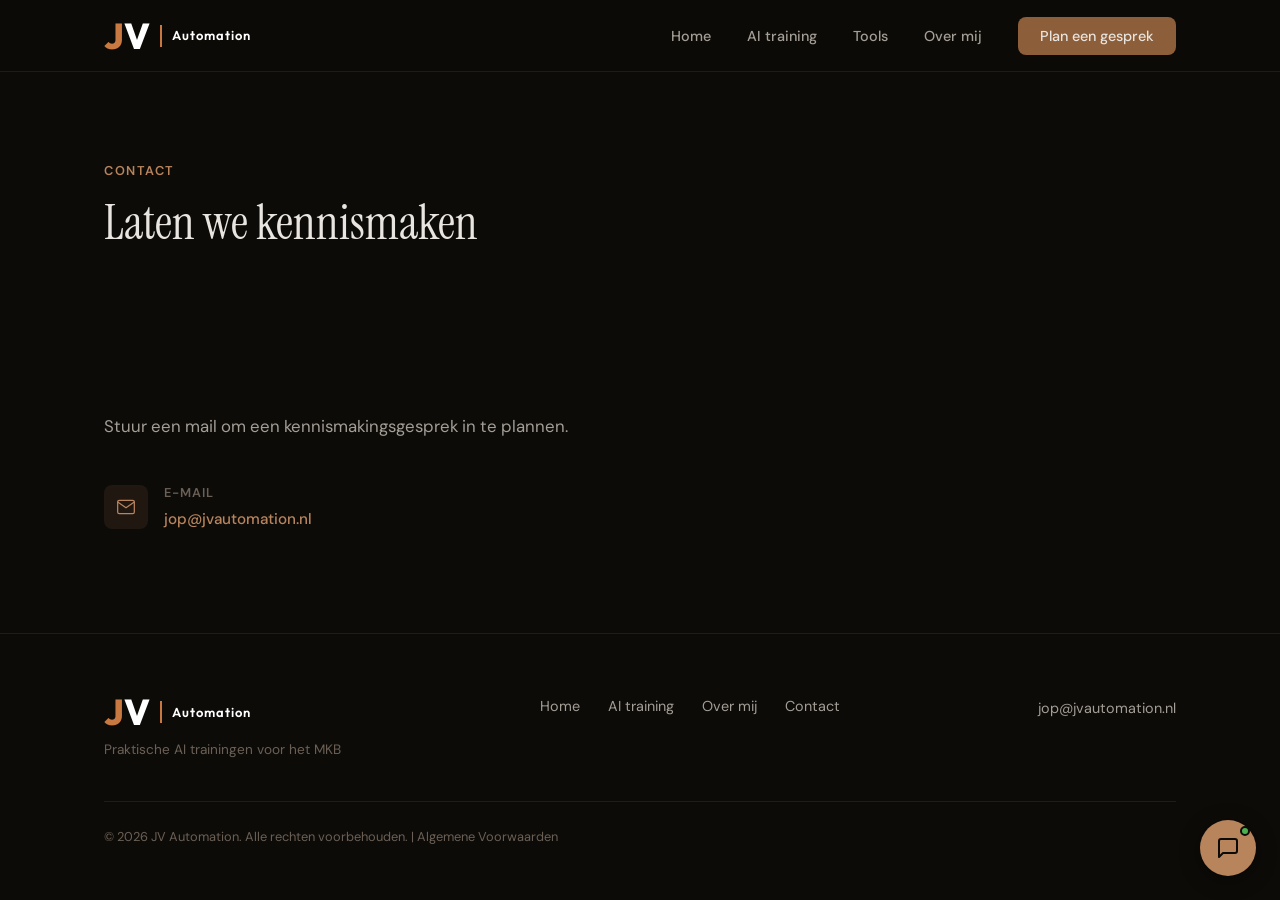
<file: contact.html>
<!DOCTYPE html>
<html lang="nl">
<head>
    <meta charset="UTF-8">
    <meta name="viewport" content="width=device-width, initial-scale=1.0">
    <title>Contact & Kennismaking | JV Automation Nederland</title>
    <meta name="description" content="Plan een vrijblijvend kennismakingsgesprek met JV Automation. Actief door heel Nederland. Ontdek wat AI kan betekenen voor jouw bedrijf.">

    <!-- Geo -->
    <meta name="geo.region" content="NL-FL">
    <meta name="geo.country" content="NL">
    <meta name="geo.placename" content="Flevoland, Nederland">

    <!-- Canonical -->
    <link rel="canonical" href="https://www.jvautomation.nl/contact">

    <!-- Open Graph -->
    <meta property="og:type" content="website">
    <meta property="og:url" content="https://www.jvautomation.nl/contact">
    <meta property="og:title" content="Contact & Kennismaking | JV Automation Nederland">
    <meta property="og:description" content="Plan een vrijblijvend kennismakingsgesprek met JV Automation. Actief door heel Nederland.">
    <meta property="og:locale" content="nl_NL">
    <meta property="og:site_name" content="JV Automation">

    <!-- Twitter Card -->
    <meta name="twitter:card" content="summary_large_image">
    <meta name="twitter:title" content="Contact & Kennismaking | JV Automation Nederland">
    <meta name="twitter:description" content="Plan een vrijblijvend kennismakingsgesprek met JV Automation. Actief door heel Nederland.">

    <link rel="preconnect" href="https://fonts.googleapis.com">
    <link rel="preconnect" href="https://fonts.gstatic.com" crossorigin>
    <link href="https://fonts.googleapis.com/css2?family=DM+Sans:ital,opsz,wght@0,9..40,300;0,9..40,400;0,9..40,500;0,9..40,600;0,9..40,700;1,9..40,400&family=Instrument+Serif:ital@0;1&family=Outfit:wght@600;800&display=swap" rel="stylesheet">
    <!-- Favicon -->
    <link rel="icon" href="/favicon.ico" sizes="any">
    <link rel="icon" type="image/png" href="/favicon-96x96.png" sizes="96x96">
    <link rel="apple-touch-icon" href="/apple-touch-icon.png">

    <link rel="stylesheet" href="/styles.css">
</head>
<body>

    <!-- ====== NAVIGATION ====== -->
    <nav class="nav">
        <div class="nav-container">
            <a href="/" class="jv-logo" aria-label="JV Automation - home">
                <span class="jv-logo__j">J</span><span class="jv-logo__v">V</span>
                <div class="jv-logo__divider"></div>
                <span class="jv-logo__name">Automation</span>
            </a>
            <button class="nav-toggle" id="navToggle" aria-label="Menu openen">
                <span></span><span></span><span></span>
            </button>
            <ul class="nav-links" id="navLinks">
                <li><a href="/">Home</a></li>
                <li><a href="/training">AI training</a></li>
                <li><a href="/tools">Tools</a></li>
                <li><a href="/over">Over mij</a></li>
                <li><a href="/contact" class="nav-cta active">Plan een gesprek</a></li>
            </ul>
        </div>
    </nav>

    <!-- ====== PAGE: CONTACT ====== -->
    <main>
        <header class="page-hero">
            <div class="container">
                <div class="page-hero-content fade-in">
                    <p class="section-label">Contact</p>
                    <h1>Laten we kennismaken</h1>
                </div>
            </div>
        </header>

        <section class="section">
            <div class="container">
                <div class="contact-layout fade-in">
                    <div class="contact-info">
                        <p class="contact-intro">Stuur een mail om een kennismakingsgesprek in te plannen.</p>
                        <div class="contact-methods">
                            <div class="contact-method">
                                <div class="contact-icon">
                                    <svg width="20" height="20" viewBox="0 0 24 24" fill="none" stroke="currentColor" stroke-width="1.5" stroke-linecap="round" stroke-linejoin="round"><path d="M4 4h16c1.1 0 2 .9 2 2v12c0 1.1-.9 2-2 2H4c-1.1 0-2-.9-2-2V6c0-1.1.9-2 2-2z"/><polyline points="22,6 12,13 2,6"/></svg>
                                </div>
                                <div>
                                    <p class="contact-method-label">E-mail</p>
                                    <a href="mailto:jop@jvautomation.nl" class="contact-method-value">jop@jvautomation.nl</a>
                                </div>
                            </div>
                        </div>
                    </div>
                </div>
            </div>
        </section>
    </main>

    <!-- ====== FOOTER ====== -->
    <footer class="footer">
        <div class="container">
            <div class="footer-content">
                <div class="footer-brand">
                    <a href="/" class="jv-logo" aria-label="JV Automation - home">
                        <span class="jv-logo__j">J</span><span class="jv-logo__v">V</span>
                        <div class="jv-logo__divider"></div>
                        <span class="jv-logo__name">Automation</span>
                    </a>
                    <p>Praktische AI trainingen voor het MKB</p>
                </div>
                <div class="footer-links">
                    <a href="/">Home</a>
                    <a href="/training">AI training</a>
                    <a href="/over">Over mij</a>
                    <a href="/contact">Contact</a>
                </div>
                <div class="footer-contact">
                    <a href="mailto:jop@jvautomation.nl">jop@jvautomation.nl</a>
                </div>
            </div>
            <div class="footer-bottom">
                <p>&copy; 2026 JV Automation. Alle rechten voorbehouden. | <a href="/algemene-voorwaarden" style="color:inherit; text-decoration:none;">Algemene Voorwaarden</a></p>
            </div>
        </div>
    </footer>

    <!-- ====== CHAT WIDGET ====== -->
    <div id="chatWidget">
        <div class="chat-popup" id="chatPopup">
            <div class="chat-popup-header">
                <div style="display:flex; align-items:center; gap:10px;">
                    <div class="chat-popup-avatar"><span class="jv-logo__j">J</span><span class="jv-logo__v">V</span></div>
                    <div>
                        <div style="font-weight:600; font-size:14px;">JV Automation</div>
                        <div style="font-size:11px; color:var(--text-secondary);">Stel gerust een vraag</div>
                    </div>
                </div>
                <button class="chat-popup-close" onclick="toggleChat()">✕</button>
            </div>
            <div class="chat-popup-messages" id="popupMessages">
                <div class="popup-message bot">Hoi! Ik ben de AI-assistent van JV Automation. Ik doe mijn best om je goed te helpen, maar ik kan fouten maken. Twijfel je aan een antwoord? Neem dan contact op met Jop via jop@jvautomation.nl. Heb je een vraag over de AI training? Stel hem gerust!</div>
            </div>
            <div class="chat-popup-input">
                <input type="text" id="popupInput" placeholder="Stel een vraag..." autocomplete="off" onkeydown="if(event.key==='Enter') popupSend()"/>
                <button onclick="popupSend()">
                    <svg width="16" height="16" viewBox="0 0 24 24" fill="none" stroke="currentColor" stroke-width="2.5" stroke-linecap="round" stroke-linejoin="round"><line x1="22" y1="2" x2="11" y2="13"/><polygon points="22 2 15 22 11 13 2 9 22 2"/></svg>
                </button>
            </div>
        </div>
        <button class="chat-bubble-btn" id="chatBubbleBtn" onclick="toggleChat()" aria-label="Chat openen">
            <svg id="iconOpen" width="24" height="24" viewBox="0 0 24 24" fill="none" stroke="currentColor" stroke-width="2" stroke-linecap="round" stroke-linejoin="round"><path d="M21 15a2 2 0 0 1-2 2H7l-4 4V5a2 2 0 0 1 2-2h14a2 2 0 0 1 2 2z"/></svg>
            <svg id="iconClose" width="24" height="24" viewBox="0 0 24 24" fill="none" stroke="currentColor" stroke-width="2.5" stroke-linecap="round" stroke-linejoin="round" style="display:none"><line x1="18" y1="6" x2="6" y2="18"/><line x1="6" y1="6" x2="18" y2="18"/></svg>
            <span class="chat-bubble-dot" id="chatDot"></span>
        </button>
    </div>

    <script src="/shared.js"></script>
</body>
</html>
</file>
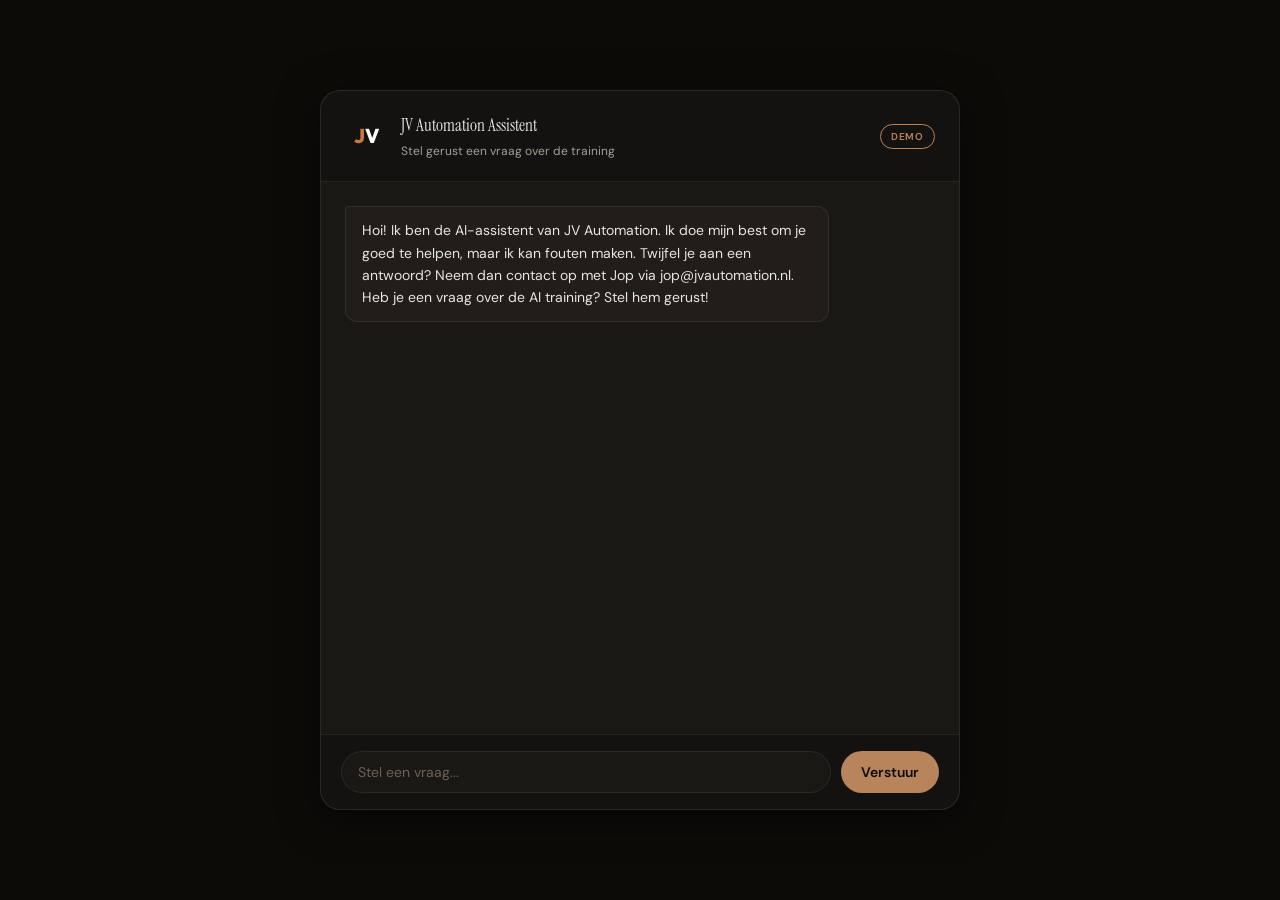
<file: demo.html>
<!DOCTYPE html>
<html lang="nl">
<head>
  <meta charset="UTF-8">
  <meta name="viewport" content="width=device-width, initial-scale=1.0">
  <title>JV Automation – Chatbot Demo</title>

  <link rel="preconnect" href="https://fonts.googleapis.com">
  <link rel="preconnect" href="https://fonts.gstatic.com" crossorigin>
  <link href="https://fonts.googleapis.com/css2?family=DM+Sans:ital,opsz,wght@0,9..40,300;0,9..40,400;0,9..40,500;0,9..40,600;0,9..40,700&family=Instrument+Serif:ital@0;1&family=Outfit:wght@600;800&display=swap" rel="stylesheet">

  <style>
    :root {
      --bg-primary:    #0D0B08;
      --bg-secondary:  #141210;
      --bg-card:       #1A1815;
      --bg-card-hover: #211E1A;
      --text-primary:  #E8E4DF;
      --text-secondary:#A39E96;
      --text-muted:    #6B6055;
      --accent:        #B8845C;
      --accent-hover:  #C99570;
      --border:        rgba(232, 228, 223, 0.08);
      --border-hover:  rgba(232, 228, 223, 0.15);
      --font-body:     'DM Sans', -apple-system, sans-serif;
      --font-heading:  'Instrument Serif', Georgia, serif;
      --radius-md:     12px;
      --radius-lg:     20px;
    }

    *, *::before, *::after { margin: 0; padding: 0; box-sizing: border-box; }

    body {
      font-family: var(--font-body);
      font-size: 15px;
      line-height: 1.7;
      color: var(--text-primary);
      background-color: var(--bg-primary);
      display: flex;
      justify-content: center;
      align-items: center;
      min-height: 100vh;
      padding: 20px;
      -webkit-font-smoothing: antialiased;
    }

    .chat-wrapper {
      background: var(--bg-card);
      border: 1px solid var(--border);
      border-radius: var(--radius-lg);
      box-shadow: 0 8px 40px rgba(0, 0, 0, 0.5);
      width: 100%;
      max-width: 640px;
      display: flex;
      flex-direction: column;
      height: 82vh;
      max-height: 720px;
    }

    /* Header */
    .chat-header {
      padding: 20px 24px;
      border-bottom: 1px solid var(--border);
      border-radius: var(--radius-lg) var(--radius-lg) 0 0;
      display: flex;
      align-items: center;
      gap: 14px;
      background: var(--bg-secondary);
    }

    .avatar {
      width: 42px;
      height: 42px;
      border-radius: 50%;
      display: flex;
      align-items: center;
      justify-content: center;
      flex-shrink: 0;
      background: transparent;
    }

    .avatar .j { font-family: 'Outfit', sans-serif; font-weight: 800; font-size: 20px; color: #C87941; line-height: 1; }
    .avatar .v { font-family: 'Outfit', sans-serif; font-weight: 800; font-size: 20px; color: #ffffff; line-height: 1; }

    .chat-header-text h2 {
      font-family: var(--font-heading);
      font-size: 17px;
      font-weight: 400;
      color: var(--text-primary);
    }

    .chat-header-text p {
      font-size: 12px;
      color: var(--text-secondary);
      margin-top: 1px;
    }

    .demo-badge {
      margin-left: auto;
      background: transparent;
      border: 1px solid var(--accent);
      color: var(--accent);
      font-size: 10px;
      font-weight: 600;
      letter-spacing: 0.08em;
      padding: 3px 10px;
      border-radius: 20px;
    }

    /* Messages */
    .chat-messages {
      flex: 1;
      overflow-y: auto;
      padding: 24px;
      display: flex;
      flex-direction: column;
      gap: 14px;
      scrollbar-width: thin;
      scrollbar-color: var(--text-muted) transparent;
    }

    .chat-messages::-webkit-scrollbar { width: 4px; }
    .chat-messages::-webkit-scrollbar-track { background: transparent; }
    .chat-messages::-webkit-scrollbar-thumb { background: var(--text-muted); border-radius: 4px; }

    .message {
      max-width: 82%;
      line-height: 1.6;
      font-size: 14px;
      padding: 12px 16px;
      border-radius: var(--radius-md);
    }

    .message.bot {
      align-self: flex-start;
      background: var(--bg-card-hover);
      color: var(--text-primary);
      border: 1px solid var(--border);
      border-radius: 4px var(--radius-md) var(--radius-md) var(--radius-md);
    }

    .message.bot a {
      color: var(--accent);
      text-decoration: underline;
    }

    .message.bot ul, .message.bot ol {
      padding-left: 18px;
      margin: 6px 0;
    }

    .message.bot li {
      margin-bottom: 4px;
    }

    .message.bot p {
      margin-bottom: 6px;
    }

    .message.bot strong {
      color: var(--text-primary);
      font-weight: 600;
    }

    .message.user {
      align-self: flex-end;
      background: var(--accent);
      color: #0D0B08;
      font-weight: 500;
      border-radius: var(--radius-md) 4px var(--radius-md) var(--radius-md);
    }

    .message.loading {
      align-self: flex-start;
      background: var(--bg-card-hover);
      color: var(--text-muted);
      border: 1px solid var(--border);
      border-radius: 4px var(--radius-md) var(--radius-md) var(--radius-md);
      font-style: italic;
      font-size: 13px;
    }

    /* Input area */
    .chat-input-area {
      padding: 16px 20px;
      border-top: 1px solid var(--border);
      display: flex;
      gap: 10px;
      background: var(--bg-secondary);
      border-radius: 0 0 var(--radius-lg) var(--radius-lg);
    }

    .chat-input-area input {
      flex: 1;
      padding: 11px 16px;
      background: var(--bg-card);
      border: 1px solid var(--border);
      border-radius: 24px;
      font-size: 14px;
      color: var(--text-primary);
      font-family: var(--font-body);
      outline: none;
      transition: border-color 0.2s;
    }

    .chat-input-area input::placeholder {
      color: var(--text-muted);
    }

    .chat-input-area input:focus {
      border-color: var(--accent);
    }

    .chat-input-area button {
      background: var(--accent);
      color: #0D0B08;
      border: none;
      border-radius: 24px;
      padding: 11px 20px;
      font-size: 14px;
      font-weight: 600;
      cursor: pointer;
      font-family: var(--font-body);
      transition: background 0.2s;
      white-space: nowrap;
    }

    .chat-input-area button:hover {
      background: var(--accent-hover);
    }

    .chat-input-area button:disabled {
      background: var(--text-muted);
      cursor: not-allowed;
    }
  </style>
</head>
<body>
  <div class="chat-wrapper">

    <div class="chat-header">
      <div class="avatar">
        <span class="j">J</span><span class="v">V</span>
      </div>
      <div class="chat-header-text">
        <h2>JV Automation Assistent</h2>
        <p>Stel gerust een vraag over de training</p>
      </div>
      <span class="demo-badge">DEMO</span>
    </div>

    <div class="chat-messages" id="messages">
      <div class="message bot">
        Hoi! Ik ben de AI-assistent van JV Automation. Ik doe mijn best om je goed te helpen, maar ik kan fouten maken. Twijfel je aan een antwoord? Neem dan contact op met Jop via jop@jvautomation.nl. Heb je een vraag over de AI training? Stel hem gerust!
      </div>
    </div>

    <div class="chat-input-area">
      <input
        type="text"
        id="userInput"
        placeholder="Stel een vraag..."
        autocomplete="off"
      />
      <button id="sendBtn" onclick="sendMessage()">Verstuur</button>
    </div>

  </div>

  <script>
    // Gespreksgeschiedenis bijhouden
    const messages = [];

    const messagesEl = document.getElementById('messages');
    const inputEl    = document.getElementById('userInput');
    const sendBtn    = document.getElementById('sendBtn');

    // Verstuur met Enter
    inputEl.addEventListener('keydown', (e) => {
      if (e.key === 'Enter') sendMessage();
    });

    // Markdown naar HTML (basis: bold, links, bullets)
    function renderMarkdown(text) {
      return text
        .replace(/\*\*(.+?)\*\*/g, '<strong>$1</strong>')
        .replace(/\[(.+?)\]\((https?:\/\/[^\)]+)\)/g, '<a href="$2" target="_blank">$1</a>')
        .replace(/^[\*\-] (.+)$/gm, '<li>$1</li>')
        .replace(/(<li>.*<\/li>(\n|$))+/g, (match) => `<ul>${match}</ul>`)
        .replace(/\n\n/g, '</p><p>')
        .replace(/^(?!<[uol]|<p)(.+)$/gm, '<p>$1</p>');
    }

    function addMessage(text, role) {
      const div = document.createElement('div');
      div.className = `message ${role}`;
      if (role === 'bot') {
        div.innerHTML = renderMarkdown(text);
      } else {
        div.textContent = text;
      }
      messagesEl.appendChild(div);
      messagesEl.scrollTop = messagesEl.scrollHeight;
      return div;
    }

    async function sendMessage() {
      const text = inputEl.value.trim();
      if (!text) return;

      inputEl.value = '';
      sendBtn.disabled = true;

      addMessage(text, 'user');
      messages.push({ role: 'user', content: text });

      const loadingEl = addMessage('Bezig met typen...', 'loading');

      try {
        const res = await fetch('/api/chat', {
          method: 'POST',
          headers: { 'Content-Type': 'application/json' },
          body: JSON.stringify({ messages })
        });

        const data = await res.json();
        loadingEl.remove();

        if (data.reply) {
          addMessage(data.reply, 'bot');
          messages.push({ role: 'assistant', content: data.reply });
        } else if (data.error === 'rate_limit') {
          addMessage('Door hoog verbruik is de assistent tijdelijk niet beschikbaar. Probeer het later opnieuw.', 'bot');
        } else {
          addMessage('Er ging iets mis. Probeer het opnieuw.', 'bot');
        }

      } catch (err) {
        loadingEl.remove();
        addMessage('Er ging iets mis. Controleer de verbinding.', 'bot');
      }

      sendBtn.disabled = false;
      inputEl.focus();
    }
  </script>
</body>
</html>
</file>
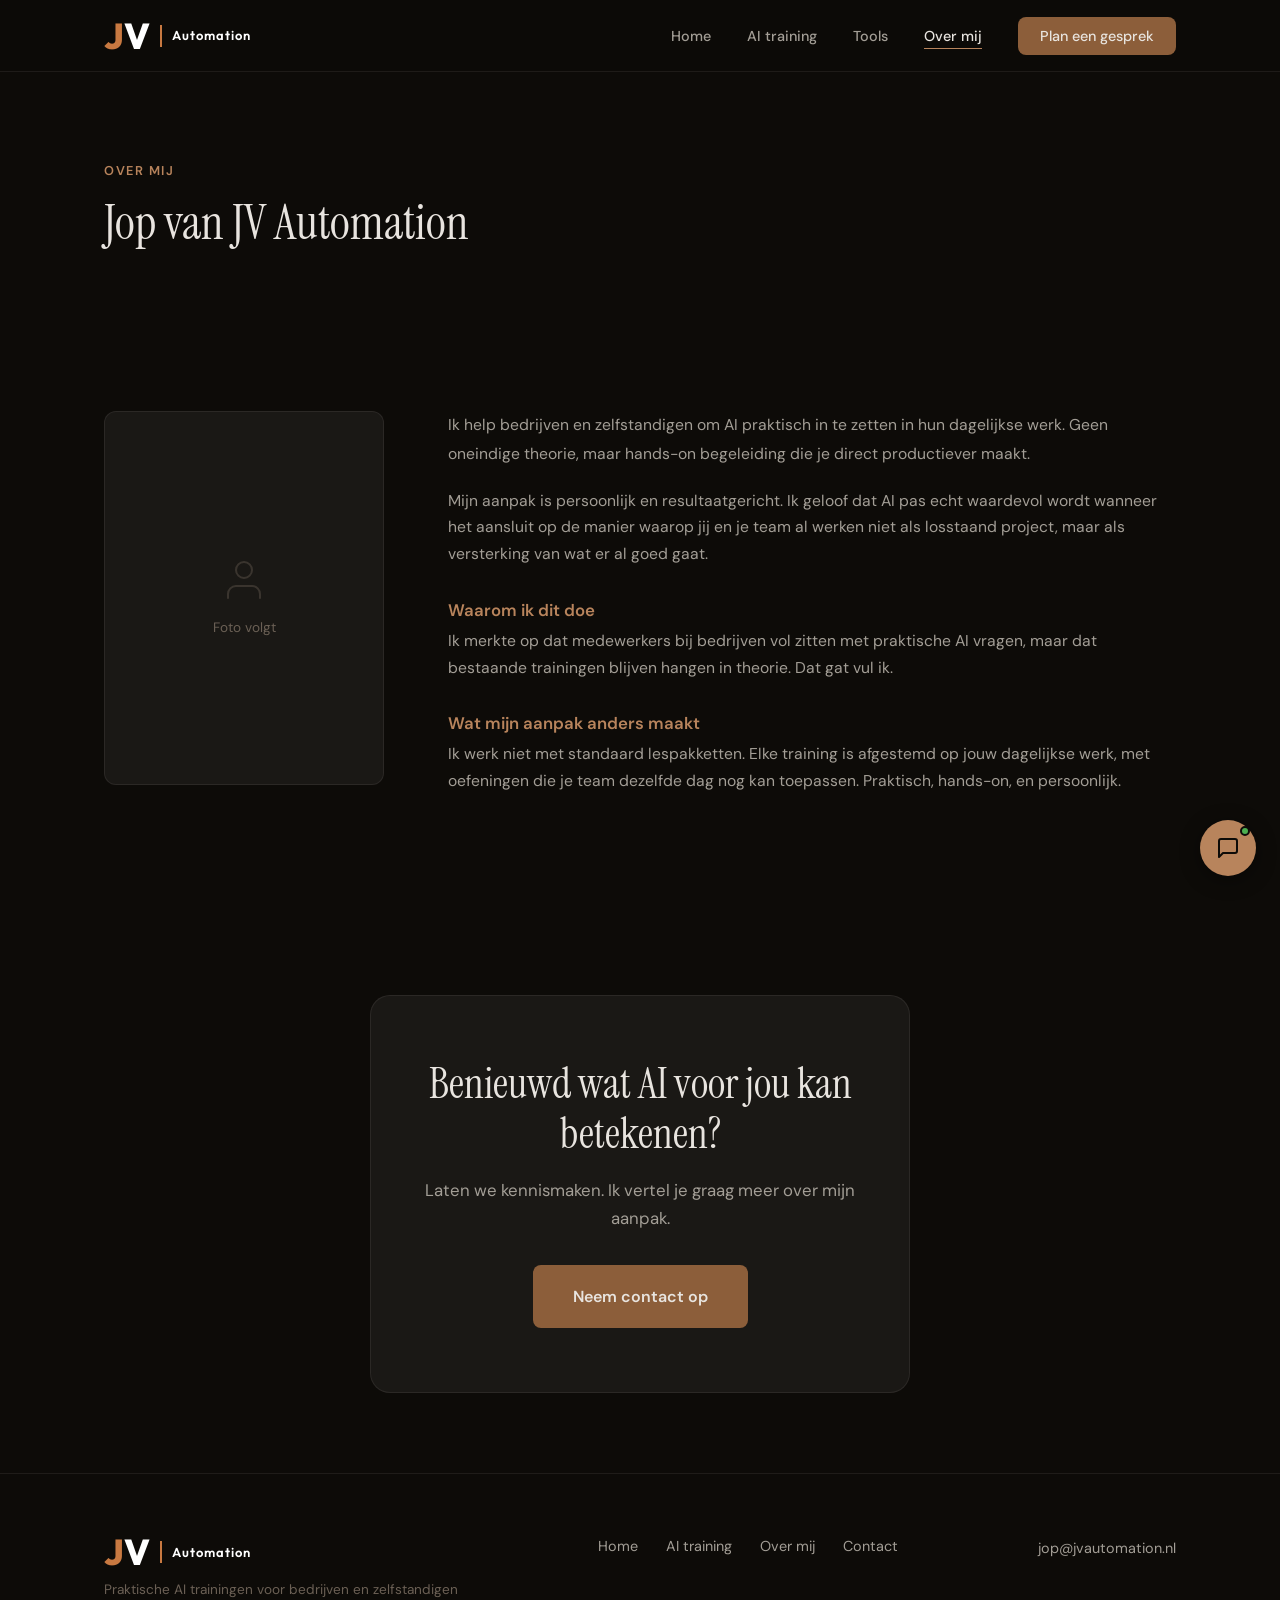
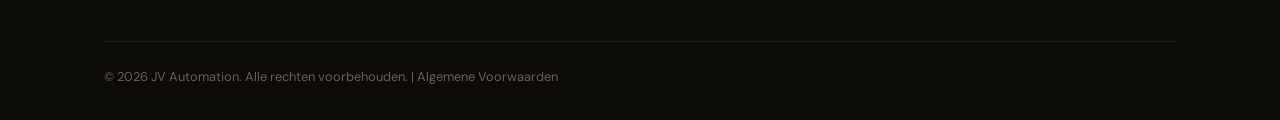
<file: over.html>
<!DOCTYPE html>
<html lang="nl">
<head>
    <meta charset="UTF-8">
    <meta name="viewport" content="width=device-width, initial-scale=1.0">
    <title>Over Jop van JV Automation | AI trainer in Nederland</title>
    <meta name="description" content="Jop van JV Automation helpt MKB-bedrijven in Nederland AI praktisch in te zetten. Gevestigd in Flevoland, actief door heel Nederland.">

    <!-- Geo -->
    <meta name="geo.region" content="NL-FL">
    <meta name="geo.country" content="NL">
    <meta name="geo.placename" content="Flevoland, Nederland">

    <!-- Canonical -->
    <link rel="canonical" href="https://www.jvautomation.nl/over">

    <!-- Open Graph -->
    <meta property="og:type" content="website">
    <meta property="og:url" content="https://www.jvautomation.nl/over">
    <meta property="og:title" content="Over Jop van JV Automation | AI trainer in Nederland">
    <meta property="og:description" content="Jop van JV Automation helpt MKB-bedrijven in Nederland AI praktisch in te zetten. Gevestigd in Flevoland, actief door heel Nederland.">
    <meta property="og:locale" content="nl_NL">
    <meta property="og:site_name" content="JV Automation">

    <!-- Twitter Card -->
    <meta name="twitter:card" content="summary_large_image">
    <meta name="twitter:title" content="Over Jop van JV Automation | AI trainer in Nederland">
    <meta name="twitter:description" content="Jop van JV Automation helpt MKB-bedrijven in Nederland AI praktisch in te zetten.">

    <link rel="preconnect" href="https://fonts.googleapis.com">
    <link rel="preconnect" href="https://fonts.gstatic.com" crossorigin>
    <link href="https://fonts.googleapis.com/css2?family=DM+Sans:ital,opsz,wght@0,9..40,300;0,9..40,400;0,9..40,500;0,9..40,600;0,9..40,700;1,9..40,400&family=Instrument+Serif:ital@0;1&family=Outfit:wght@600;800&display=swap" rel="stylesheet">
    <!-- Favicon -->
    <link rel="icon" href="/favicon.ico" sizes="any">
    <link rel="icon" type="image/png" href="/favicon-96x96.png" sizes="96x96">
    <link rel="apple-touch-icon" href="/apple-touch-icon.png">

    <link rel="stylesheet" href="/styles.css">
</head>
<body>

    <!-- ====== NAVIGATION ====== -->
    <nav class="nav">
        <div class="nav-container">
            <a href="/" class="jv-logo" aria-label="JV Automation - home">
                <span class="jv-logo__j">J</span><span class="jv-logo__v">V</span>
                <div class="jv-logo__divider"></div>
                <span class="jv-logo__name">Automation</span>
            </a>
            <button class="nav-toggle" id="navToggle" aria-label="Menu openen">
                <span></span><span></span><span></span>
            </button>
            <ul class="nav-links" id="navLinks">
                <li><a href="/">Home</a></li>
                <li><a href="/training">AI training</a></li>
                <li><a href="/tools">Tools</a></li>
                <li><a href="/over" class="active">Over mij</a></li>
                <li><a href="/contact" class="nav-cta">Plan een gesprek</a></li>
            </ul>
        </div>
    </nav>

    <!-- ====== PAGE: OVER MIJ ====== -->
    <main>
        <header class="page-hero">
            <div class="container">
                <div class="page-hero-content fade-in">
                    <p class="section-label">Over mij</p>
                    <h1>Jop van JV Automation</h1>
                </div>
            </div>
        </header>

        <section class="section">
            <div class="container">
                <div class="about-layout fade-in">
                    <div class="about-photo">
                        <div class="photo-placeholder">
                            <svg width="48" height="48" viewBox="0 0 24 24" fill="none" stroke="currentColor" stroke-width="1" stroke-linecap="round" stroke-linejoin="round"><path d="M20 21v-2a4 4 0 0 0-4-4H8a4 4 0 0 0-4 4v2"/><circle cx="12" cy="7" r="4"/></svg>
                            <span>Foto volgt</span>
                        </div>
                    </div>
                    <div class="about-text">
                        <p class="about-lead">Ik help bedrijven en zelfstandigen om AI praktisch in te zetten in hun dagelijkse werk. Geen oneindige theorie, maar hands-on begeleiding die je direct productiever maakt.</p>
                        <p>Mijn aanpak is persoonlijk en resultaatgericht. Ik geloof dat AI pas echt waardevol wordt wanneer het aansluit op de manier waarop jij en je team al werken niet als losstaand project, maar als versterking van wat er al goed gaat.</p>
                        <h3>Waarom ik dit doe</h3>
                        <p>Ik merkte op dat medewerkers bij bedrijven vol zitten met praktische AI vragen, maar dat bestaande trainingen blijven hangen in theorie. Dat gat vul ik.</p>
                        <h3>Wat mijn aanpak anders maakt</h3>
                        <p>Ik werk niet met standaard lespakketten. Elke training is afgestemd op jouw dagelijkse werk, met oefeningen die je team dezelfde dag nog kan toepassen. Praktisch, hands-on, en persoonlijk.</p>
                    </div>
                </div>
            </div>
        </section>

        <section class="section cta-section">
            <div class="container">
                <div class="cta-block fade-in">
                    <h2>Benieuwd wat AI voor jou kan betekenen?</h2>
                    <p>Laten we kennismaken. Ik vertel je graag meer over mijn aanpak.</p>
                    <a href="/contact" class="btn btn-primary btn-lg">Neem contact op</a>
                </div>
            </div>
        </section>
    </main>

    <!-- ====== FOOTER ====== -->
    <footer class="footer">
        <div class="container">
            <div class="footer-content">
                <div class="footer-brand">
                    <a href="/" class="jv-logo" aria-label="JV Automation - home">
                        <span class="jv-logo__j">J</span><span class="jv-logo__v">V</span>
                        <div class="jv-logo__divider"></div>
                        <span class="jv-logo__name">Automation</span>
                    </a>
                    <p>Praktische AI trainingen voor bedrijven en zelfstandigen</p>
                </div>
                <div class="footer-links">
                    <a href="/">Home</a>
                    <a href="/training">AI training</a>
                    <a href="/over">Over mij</a>
                    <a href="/contact">Contact</a>
                </div>
                <div class="footer-contact">
                    <a href="mailto:jop@jvautomation.nl">jop@jvautomation.nl</a>
                </div>
            </div>
            <div class="footer-bottom">
                <p>&copy; 2026 JV Automation. Alle rechten voorbehouden. | <a href="/algemene-voorwaarden" style="color:inherit; text-decoration:none;">Algemene Voorwaarden</a></p>
            </div>
        </div>
    </footer>

    <!-- ====== CHAT WIDGET ====== -->
    <div id="chatWidget">
        <div class="chat-popup" id="chatPopup">
            <div class="chat-popup-header">
                <div style="display:flex; align-items:center; gap:10px;">
                    <div class="chat-popup-avatar"><span class="jv-logo__j">J</span><span class="jv-logo__v">V</span></div>
                    <div>
                        <div style="font-weight:600; font-size:14px;">JV Automation</div>
                        <div style="font-size:11px; color:var(--text-secondary);">Stel gerust een vraag</div>
                    </div>
                </div>
                <button class="chat-popup-close" onclick="toggleChat()">✕</button>
            </div>
            <div class="chat-popup-messages" id="popupMessages">
                <div class="popup-message bot">Hoi! Ik ben de AI-assistent van JV Automation. Ik doe mijn best om je goed te helpen, maar ik kan fouten maken. Twijfel je aan een antwoord? Neem dan contact op met Jop via jop@jvautomation.nl. Heb je een vraag over de AI training? Stel hem gerust!</div>
            </div>
            <div class="chat-popup-input">
                <input type="text" id="popupInput" placeholder="Stel een vraag..." autocomplete="off" onkeydown="if(event.key==='Enter') popupSend()"/>
                <button onclick="popupSend()">
                    <svg width="16" height="16" viewBox="0 0 24 24" fill="none" stroke="currentColor" stroke-width="2.5" stroke-linecap="round" stroke-linejoin="round"><line x1="22" y1="2" x2="11" y2="13"/><polygon points="22 2 15 22 11 13 2 9 22 2"/></svg>
                </button>
            </div>
        </div>
        <button class="chat-bubble-btn" id="chatBubbleBtn" onclick="toggleChat()" aria-label="Chat openen">
            <svg id="iconOpen" width="24" height="24" viewBox="0 0 24 24" fill="none" stroke="currentColor" stroke-width="2" stroke-linecap="round" stroke-linejoin="round"><path d="M21 15a2 2 0 0 1-2 2H7l-4 4V5a2 2 0 0 1 2-2h14a2 2 0 0 1 2 2z"/></svg>
            <svg id="iconClose" width="24" height="24" viewBox="0 0 24 24" fill="none" stroke="currentColor" stroke-width="2.5" stroke-linecap="round" stroke-linejoin="round" style="display:none"><line x1="18" y1="6" x2="6" y2="18"/><line x1="6" y1="6" x2="18" y2="18"/></svg>
            <span class="chat-bubble-dot" id="chatDot"></span>
        </button>
    </div>

    <script src="/shared.js"></script>
</body>
</html>
</file>
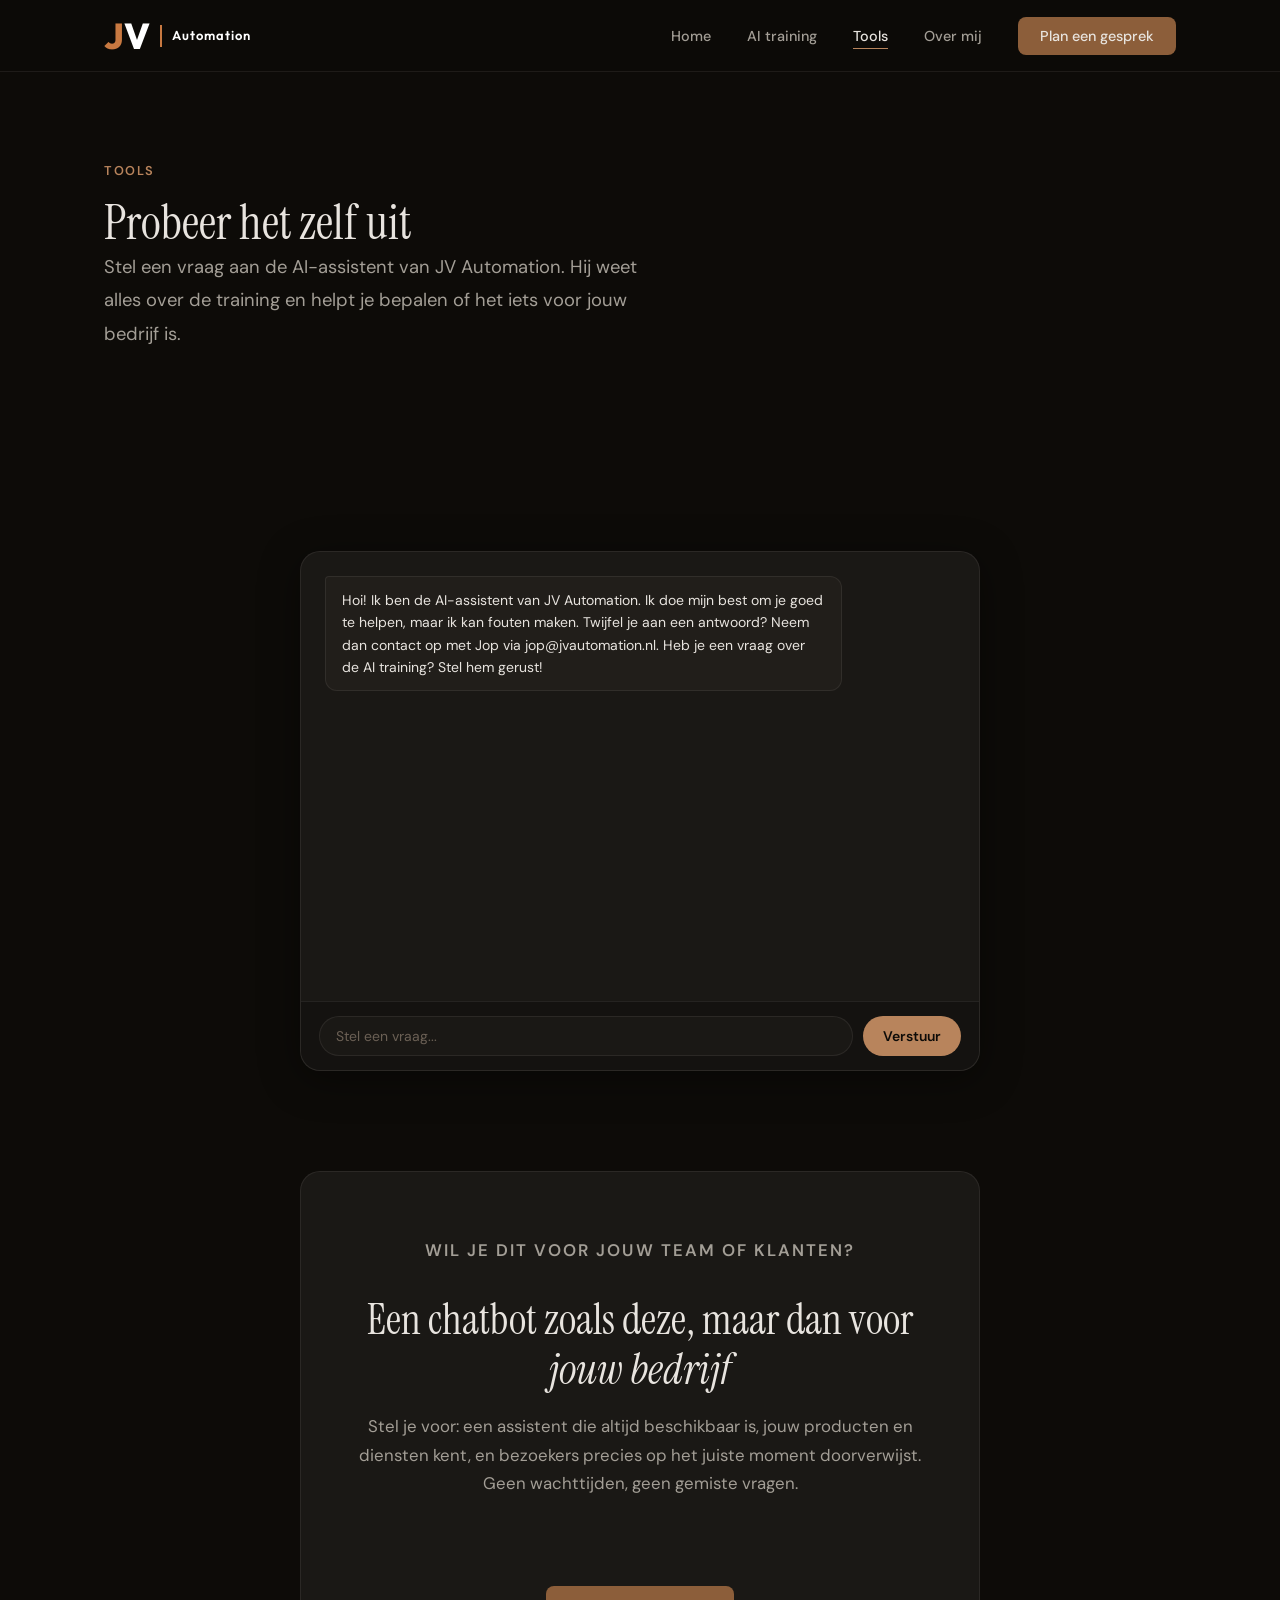
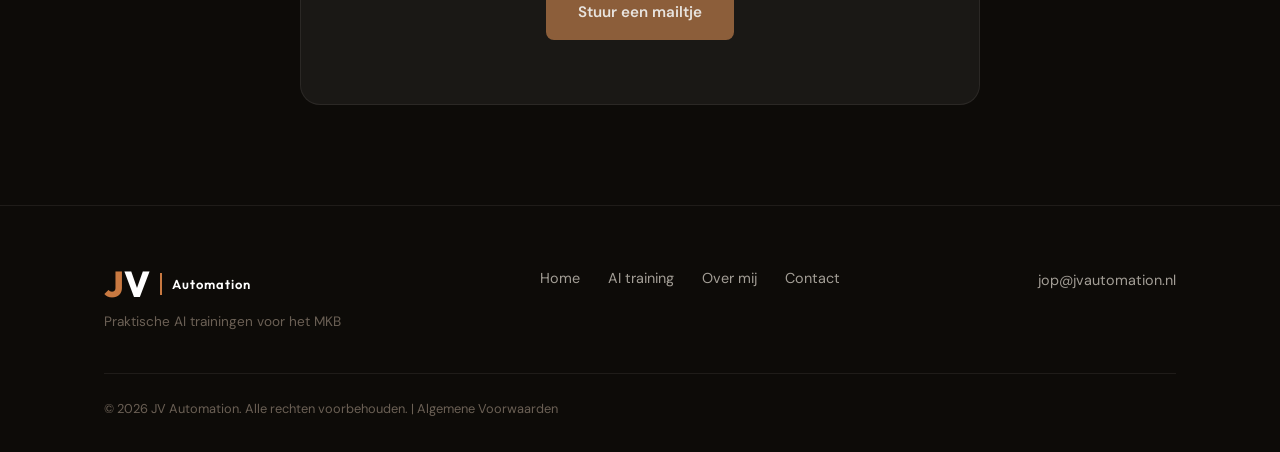
<file: tools.html>
<!DOCTYPE html>
<html lang="nl">
<head>
    <meta charset="UTF-8">
    <meta name="viewport" content="width=device-width, initial-scale=1.0">
    <title>Tools | Probeer de AI-assistent | JV Automation</title>
    <meta name="description" content="Probeer de AI-assistent van JV Automation. Stel een vraag en zie hoe een chatbot voor jouw bedrijf eruit kan zien.">

    <!-- Geo -->
    <meta name="geo.region" content="NL-FL">
    <meta name="geo.country" content="NL">
    <meta name="geo.placename" content="Flevoland, Nederland">

    <!-- Canonical -->
    <link rel="canonical" href="https://www.jvautomation.nl/tools">

    <!-- Open Graph -->
    <meta property="og:type" content="website">
    <meta property="og:url" content="https://www.jvautomation.nl/tools">
    <meta property="og:title" content="Tools | Probeer de AI-assistent | JV Automation">
    <meta property="og:description" content="Probeer de AI-assistent van JV Automation. Stel een vraag en zie hoe een chatbot voor jouw bedrijf eruit kan zien.">
    <meta property="og:locale" content="nl_NL">
    <meta property="og:site_name" content="JV Automation">

    <!-- Twitter Card -->
    <meta name="twitter:card" content="summary_large_image">
    <meta name="twitter:title" content="Tools | Probeer de AI-assistent | JV Automation">
    <meta name="twitter:description" content="Probeer de AI-assistent van JV Automation.">

    <link rel="preconnect" href="https://fonts.googleapis.com">
    <link rel="preconnect" href="https://fonts.gstatic.com" crossorigin>
    <link href="https://fonts.googleapis.com/css2?family=DM+Sans:ital,opsz,wght@0,9..40,300;0,9..40,400;0,9..40,500;0,9..40,600;0,9..40,700;1,9..40,400&family=Instrument+Serif:ital@0;1&family=Outfit:wght@600;800&display=swap" rel="stylesheet">
    <!-- Favicon -->
    <link rel="icon" href="/favicon.ico" sizes="any">
    <link rel="icon" type="image/png" href="/favicon-96x96.png" sizes="96x96">
    <link rel="apple-touch-icon" href="/apple-touch-icon.png">

    <link rel="stylesheet" href="/styles.css">
</head>
<body>

    <!-- ====== NAVIGATION ====== -->
    <nav class="nav">
        <div class="nav-container">
            <a href="/" class="jv-logo" aria-label="JV Automation - home">
                <span class="jv-logo__j">J</span><span class="jv-logo__v">V</span>
                <div class="jv-logo__divider"></div>
                <span class="jv-logo__name">Automation</span>
            </a>
            <button class="nav-toggle" id="navToggle" aria-label="Menu openen">
                <span></span><span></span><span></span>
            </button>
            <ul class="nav-links" id="navLinks">
                <li><a href="/">Home</a></li>
                <li><a href="/training">AI training</a></li>
                <li><a href="/tools" class="active">Tools</a></li>
                <li><a href="/over">Over mij</a></li>
                <li><a href="/contact" class="nav-cta">Plan een gesprek</a></li>
            </ul>
        </div>
    </nav>

    <!-- ====== PAGE: TOOLS ====== -->
    <main>
        <header class="page-hero">
            <div class="container">
                <div class="page-hero-content fade-in">
                    <p class="section-label">Tools</p>
                    <h1>Probeer het zelf uit</h1>
                    <p class="hero-sub">Stel een vraag aan de AI-assistent van JV Automation. Hij weet alles over de training en helpt je bepalen of het iets voor jouw bedrijf is.</p>
                </div>
            </div>
        </header>

        <section class="section">
            <div class="container">
                <div style="display: flex; justify-content: center;">
                    <div class="tools-chat-wrapper">
                        <div class="tools-chat-messages" id="toolsMessages">
                            <div class="tools-message bot">
                                Hoi! Ik ben de AI-assistent van JV Automation. Ik doe mijn best om je goed te helpen, maar ik kan fouten maken. Twijfel je aan een antwoord? Neem dan contact op met Jop via jop@jvautomation.nl. Heb je een vraag over de AI training? Stel hem gerust!
                            </div>
                        </div>
                        <div class="tools-chat-input">
                            <input
                                type="text"
                                id="toolsInput"
                                placeholder="Stel een vraag..."
                                autocomplete="off"
                                onkeydown="if(event.key==='Enter') toolsSend()"
                            />
                            <button onclick="toolsSend()">Verstuur</button>
                        </div>
                    </div>
                </div>
            </div>
        </section>

        <section class="section" style="padding-top: 0;">
            <div class="container">
                <div class="cta-block" style="text-align: center; max-width: 680px; margin: 0 auto;">
                    <p class="section-label">Wil je dit voor jouw team of klanten?</p>
                    <h2>Een chatbot zoals deze, maar dan voor <em>jouw bedrijf</em></h2>
                    <p style="color: var(--text-secondary); margin-top: 16px; font-size: 1.05rem; line-height: 1.7;">
                        Stel je voor: een assistent die altijd beschikbaar is, jouw producten en diensten kent, en bezoekers precies op het juiste moment doorverwijst. Geen wachttijden, geen gemiste vragen.
                        <br><br>
                    </p>
                    <a href="mailto:jop@jvautomation.nl?subject=Chatbot%20voor%20mijn%20bedrijf" class="btn btn-primary" style="display: inline-block; margin-top: 28px;">
                        Stuur een mailtje
                    </a>
                </div>
            </div>
        </section>
    </main>

    <!-- ====== FOOTER ====== -->
    <footer class="footer">
        <div class="container">
            <div class="footer-content">
                <div class="footer-brand">
                    <a href="/" class="jv-logo" aria-label="JV Automation - home">
                        <span class="jv-logo__j">J</span><span class="jv-logo__v">V</span>
                        <div class="jv-logo__divider"></div>
                        <span class="jv-logo__name">Automation</span>
                    </a>
                    <p>Praktische AI trainingen voor het MKB</p>
                </div>
                <div class="footer-links">
                    <a href="/">Home</a>
                    <a href="/training">AI training</a>
                    <a href="/over">Over mij</a>
                    <a href="/contact">Contact</a>
                </div>
                <div class="footer-contact">
                    <a href="mailto:jop@jvautomation.nl">jop@jvautomation.nl</a>
                </div>
            </div>
            <div class="footer-bottom">
                <p>&copy; 2026 JV Automation. Alle rechten voorbehouden. | <a href="/algemene-voorwaarden" style="color:inherit; text-decoration:none;">Algemene Voorwaarden</a></p>
            </div>
        </div>
    </footer>

    <script src="/shared.js"></script>
    <script src="/tools.js"></script>
</body>
</html>
</file>
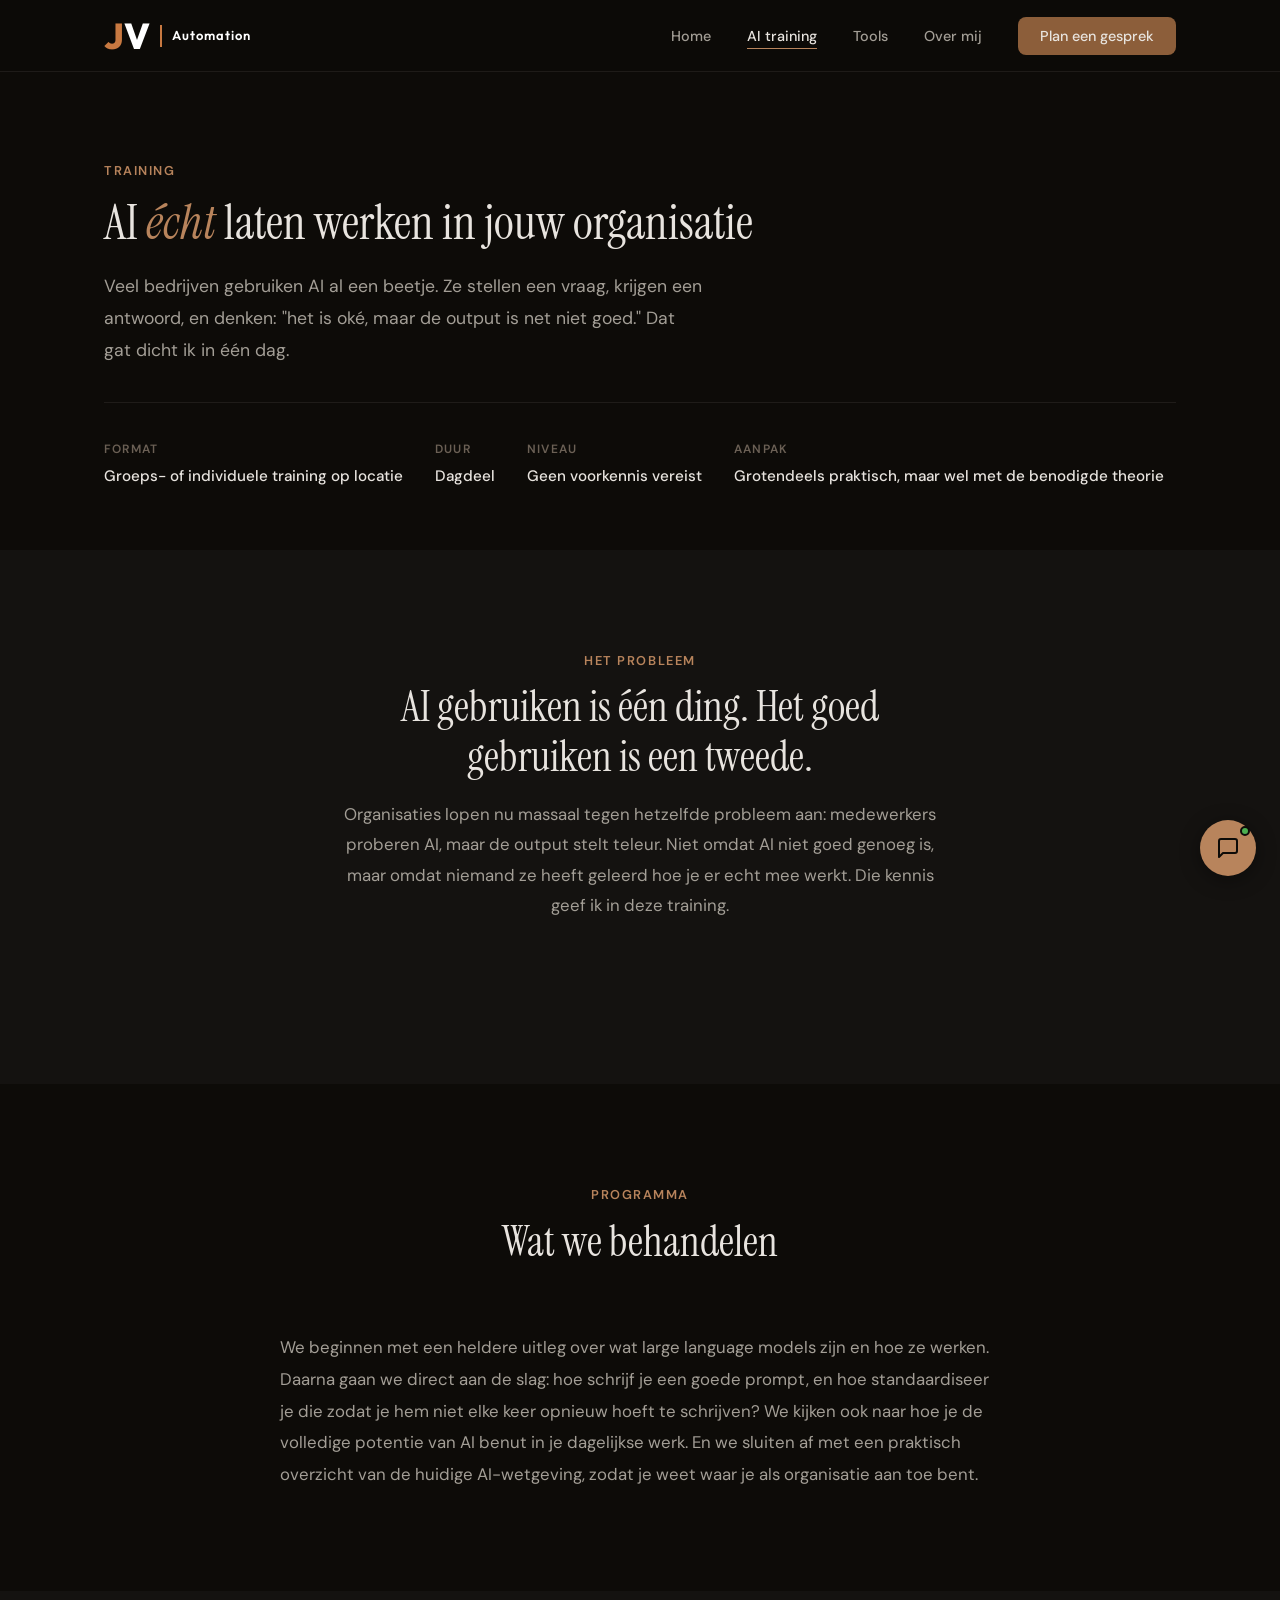
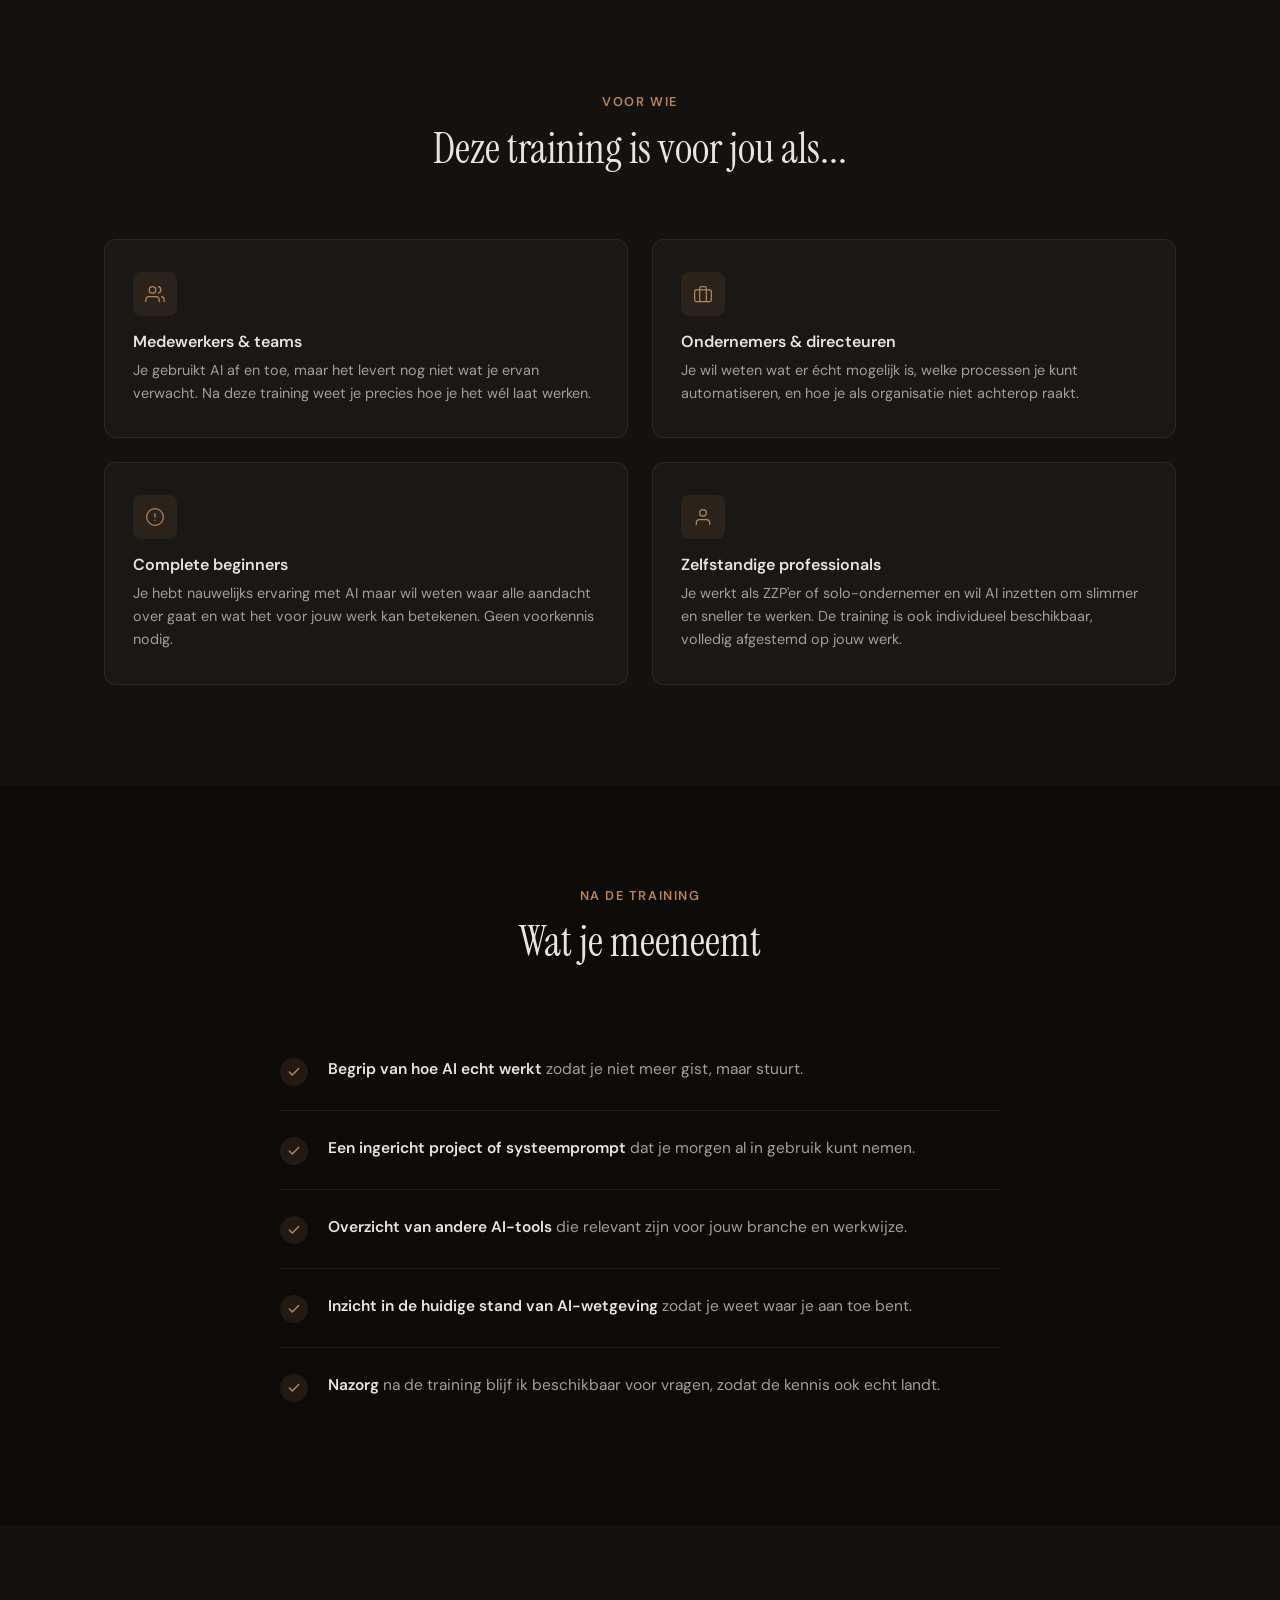
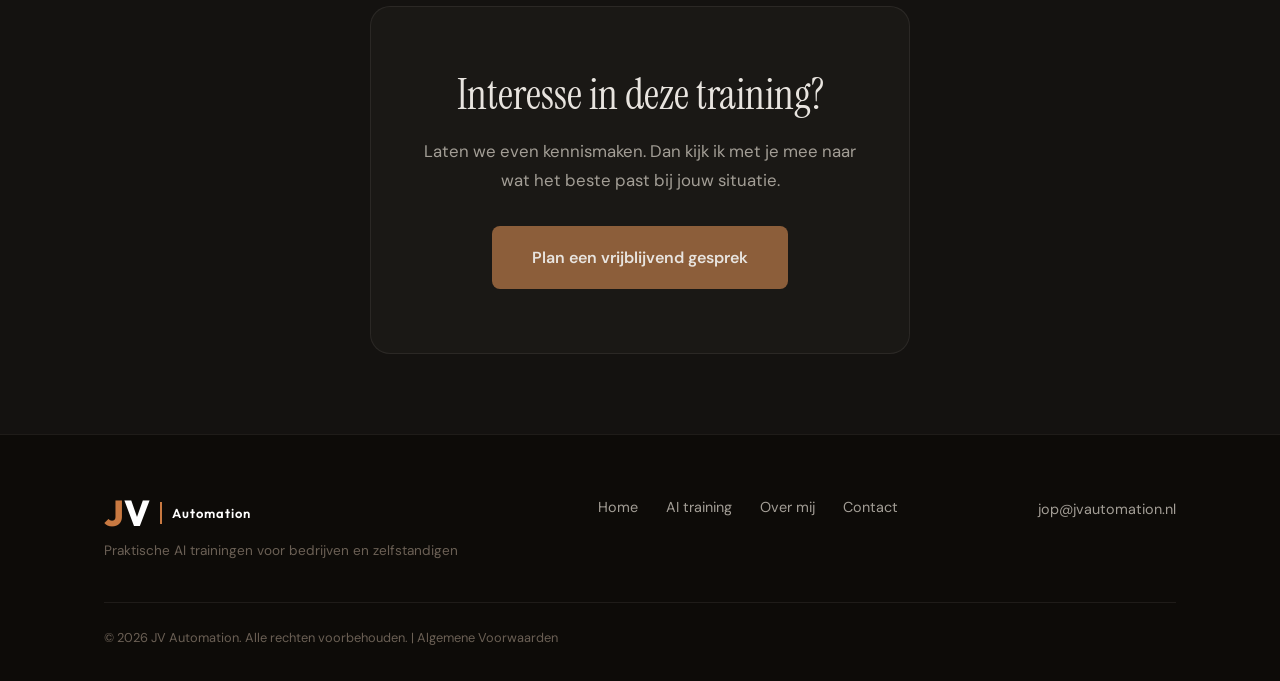
<file: training.html>
<!DOCTYPE html>
<html lang="nl">
<head>
    <meta charset="UTF-8">
    <meta name="viewport" content="width=device-width, initial-scale=1.0">
    <title>AI Training voor jouw organisatie in Nederland | JV Automation</title>
    <meta name="description" content="Leer hoe je AI écht laat werken in jouw organisatie. Groepstraining op locatie in Nederland, hands-on en direct toepasbaar. Geen voorkennis vereist.">

    <!-- Geo -->
    <meta name="geo.region" content="NL-FL">
    <meta name="geo.country" content="NL">
    <meta name="geo.placename" content="Flevoland, Nederland">

    <!-- Canonical -->
    <link rel="canonical" href="https://www.jvautomation.nl/training">

    <!-- Open Graph -->
    <meta property="og:type" content="website">
    <meta property="og:url" content="https://www.jvautomation.nl/training">
    <meta property="og:title" content="AI Training voor jouw organisatie in Nederland | JV Automation">
    <meta property="og:description" content="Leer hoe je AI écht laat werken in jouw organisatie. Groepstraining op locatie in Nederland, hands-on en direct toepasbaar.">
    <meta property="og:locale" content="nl_NL">
    <meta property="og:site_name" content="JV Automation">

    <!-- Twitter Card -->
    <meta name="twitter:card" content="summary_large_image">
    <meta name="twitter:title" content="AI Training voor jouw organisatie in Nederland | JV Automation">
    <meta name="twitter:description" content="Leer hoe je AI écht laat werken in jouw organisatie. Groepstraining op locatie in Nederland, hands-on en direct toepasbaar.">

    <link rel="preconnect" href="https://fonts.googleapis.com">
    <link rel="preconnect" href="https://fonts.gstatic.com" crossorigin>
    <link href="https://fonts.googleapis.com/css2?family=DM+Sans:ital,opsz,wght@0,9..40,300;0,9..40,400;0,9..40,500;0,9..40,600;0,9..40,700;1,9..40,400&family=Instrument+Serif:ital@0;1&family=Outfit:wght@600;800&display=swap" rel="stylesheet">
    <!-- Favicon -->
    <link rel="icon" href="/favicon.ico" sizes="any">
    <link rel="icon" type="image/png" href="/favicon-96x96.png" sizes="96x96">
    <link rel="apple-touch-icon" href="/apple-touch-icon.png">

    <link rel="stylesheet" href="/styles.css">
</head>
<body>

    <!-- ====== NAVIGATION ====== -->
    <nav class="nav">
        <div class="nav-container">
            <a href="/" class="jv-logo" aria-label="JV Automation - home">
                <span class="jv-logo__j">J</span><span class="jv-logo__v">V</span>
                <div class="jv-logo__divider"></div>
                <span class="jv-logo__name">Automation</span>
            </a>
            <button class="nav-toggle" id="navToggle" aria-label="Menu openen">
                <span></span><span></span><span></span>
            </button>
            <ul class="nav-links" id="navLinks">
                <li><a href="/">Home</a></li>
                <li><a href="/training" class="active">AI training</a></li>
                <li><a href="/tools">Tools</a></li>
                <li><a href="/over">Over mij</a></li>
                <li><a href="/contact" class="nav-cta">Plan een gesprek</a></li>
            </ul>
        </div>
    </nav>

    <!-- ====== PAGE: TRAINING ====== -->
    <main>
        <header class="page-hero">
            <div class="container">
                <div class="page-hero-content fade-in">
                    <p class="section-label">Training</p>
                    <h1>AI <em>écht</em> laten werken in jouw organisatie</h1>
                    <p style="margin-top:20px; font-size:1.1rem; color:var(--text-secondary); max-width:600px; line-height:1.8;">
                        Veel bedrijven gebruiken AI al een beetje. Ze stellen een vraag, krijgen een antwoord, en denken: "het is oké, maar de output is net niet goed." Dat gat dicht ik in één dag.
                    </p>
                    <div class="training-hero-meta">
                        <div class="training-meta-item">
                            <span class="training-meta-label">Format</span>
                            <span class="training-meta-value">Groeps- of individuele training op locatie</span>
                        </div>
                        <div class="training-meta-item">
                            <span class="training-meta-label">Duur</span>
                            <span class="training-meta-value">Dagdeel</span>
                        </div>
                        <div class="training-meta-item">
                            <span class="training-meta-label">Niveau</span>
                            <span class="training-meta-value">Geen voorkennis vereist</span>
                        </div>
                        <div class="training-meta-item">
                            <span class="training-meta-label">Aanpak</span>
                            <span class="training-meta-value">Grotendeels praktisch, maar wel met de benodigde theorie</span>
                        </div>
                    </div>
                </div>
            </div>
        </header>

        <section class="section section-alt">
            <div class="container">
                <div class="section-header fade-in">
                    <p class="section-label">Het probleem</p>
                    <h2>AI gebruiken is één ding. Het goed gebruiken is een tweede.</h2>
                    <p class="section-intro">
                        Organisaties lopen nu massaal tegen hetzelfde probleem aan: medewerkers proberen AI, maar de output stelt teleur. Niet omdat AI niet goed genoeg is, maar omdat niemand ze heeft geleerd hoe je er echt mee werkt. Die kennis geef ik in deze training.
                    </p>
                </div>
            </div>
        </section>

        <section class="section">
            <div class="container">
                <div class="section-header fade-in">
                    <p class="section-label">Programma</p>
                    <h2>Wat we behandelen</h2>
                </div>
                <div class="fade-in" style="max-width: 720px; margin: 0 auto; font-size: 1.05rem; color: var(--text-secondary); line-height: 1.9;">
                    <p>We beginnen met een heldere uitleg over wat large language models zijn en hoe ze werken. Daarna gaan we direct aan de slag: hoe schrijf je een goede prompt, en hoe standaardiseer je die zodat je hem niet elke keer opnieuw hoeft te schrijven? We kijken ook naar hoe je de volledige potentie van AI benut in je dagelijkse werk. En we sluiten af met een praktisch overzicht van de huidige AI-wetgeving, zodat je weet waar je als organisatie aan toe bent.</p>
                </div>
            </div>
        </section>

        <section class="section section-alt">
            <div class="container">
                <div class="section-header fade-in">
                    <p class="section-label">Voor wie</p>
                    <h2>Deze training is voor jou als...</h2>
                </div>
                <div class="doelgroep-grid fade-in">
                    <div class="doelgroep-card">
                        <div class="doelgroep-icon">
                            <svg width="20" height="20" viewBox="0 0 24 24" fill="none" stroke="currentColor" stroke-width="1.5" stroke-linecap="round" stroke-linejoin="round"><path d="M17 21v-2a4 4 0 0 0-4-4H5a4 4 0 0 0-4 4v2"/><circle cx="9" cy="7" r="4"/><path d="M23 21v-2a4 4 0 0 0-3-3.87"/><path d="M16 3.13a4 4 0 0 1 0 7.75"/></svg>
                        </div>
                        <h3>Medewerkers & teams</h3>
                        <p>Je gebruikt AI af en toe, maar het levert nog niet wat je ervan verwacht. Na deze training weet je precies hoe je het wél laat werken.</p>
                    </div>
                    <div class="doelgroep-card">
                        <div class="doelgroep-icon">
                            <svg width="20" height="20" viewBox="0 0 24 24" fill="none" stroke="currentColor" stroke-width="1.5" stroke-linecap="round" stroke-linejoin="round"><rect x="2" y="7" width="20" height="14" rx="2" ry="2"/><path d="M16 21V5a2 2 0 0 0-2-2h-4a2 2 0 0 0-2 2v16"/></svg>
                        </div>
                        <h3>Ondernemers & directeuren</h3>
                        <p>Je wil weten wat er écht mogelijk is, welke processen je kunt automatiseren, en hoe je als organisatie niet achterop raakt.</p>
                    </div>
                    <div class="doelgroep-card">
                        <div class="doelgroep-icon">
                            <svg width="20" height="20" viewBox="0 0 24 24" fill="none" stroke="currentColor" stroke-width="1.5" stroke-linecap="round" stroke-linejoin="round"><circle cx="12" cy="12" r="10"/><line x1="12" y1="8" x2="12" y2="12"/><line x1="12" y1="16" x2="12.01" y2="16"/></svg>
                        </div>
                        <h3>Complete beginners</h3>
                        <p>Je hebt nauwelijks ervaring met AI maar wil weten waar alle aandacht over gaat en wat het voor jouw werk kan betekenen. Geen voorkennis nodig.</p>
                    </div>
                    <div class="doelgroep-card">
                        <div class="doelgroep-icon">
                            <svg width="20" height="20" viewBox="0 0 24 24" fill="none" stroke="currentColor" stroke-width="1.5" stroke-linecap="round" stroke-linejoin="round"><path d="M20 21v-2a4 4 0 0 0-4-4H8a4 4 0 0 0-4 4v2"/><circle cx="12" cy="7" r="4"/></svg>
                        </div>
                        <h3>Zelfstandige professionals</h3>
                        <p>Je werkt als ZZP'er of solo-ondernemer en wil AI inzetten om slimmer en sneller te werken. De training is ook individueel beschikbaar, volledig afgestemd op jouw werk.</p>
                    </div>
                </div>
            </div>
        </section>

        <section class="section">
            <div class="container">
                <div class="section-header fade-in">
                    <p class="section-label">Na de training</p>
                    <h2>Wat je meeneemt</h2>
                </div>
                <div class="takeaways fade-in">
                    <div class="takeaway">
                        <div class="takeaway-check">
                            <svg width="14" height="14" viewBox="0 0 24 24" fill="none" stroke="currentColor" stroke-width="2.5" stroke-linecap="round" stroke-linejoin="round"><polyline points="20 6 9 17 4 12"/></svg>
                        </div>
                        <p><strong>Begrip van hoe AI echt werkt</strong> zodat je niet meer gist, maar stuurt.</p>
                    </div>
                    <div class="takeaway">
                        <div class="takeaway-check">
                            <svg width="14" height="14" viewBox="0 0 24 24" fill="none" stroke="currentColor" stroke-width="2.5" stroke-linecap="round" stroke-linejoin="round"><polyline points="20 6 9 17 4 12"/></svg>
                        </div>
                        <p><strong>Een ingericht project of systeemprompt</strong> dat je morgen al in gebruik kunt nemen.</p>
                    </div>
                    <div class="takeaway">
                        <div class="takeaway-check">
                            <svg width="14" height="14" viewBox="0 0 24 24" fill="none" stroke="currentColor" stroke-width="2.5" stroke-linecap="round" stroke-linejoin="round"><polyline points="20 6 9 17 4 12"/></svg>
                        </div>
                        <p><strong>Overzicht van andere AI-tools</strong> die relevant zijn voor jouw branche en werkwijze.</p>
                    </div>
                    <div class="takeaway">
                        <div class="takeaway-check">
                            <svg width="14" height="14" viewBox="0 0 24 24" fill="none" stroke="currentColor" stroke-width="2.5" stroke-linecap="round" stroke-linejoin="round"><polyline points="20 6 9 17 4 12"/></svg>
                        </div>
                        <p><strong>Inzicht in de huidige stand van AI-wetgeving</strong> zodat je weet waar je aan toe bent.</p>
                    </div>
                    <div class="takeaway">
                        <div class="takeaway-check">
                            <svg width="14" height="14" viewBox="0 0 24 24" fill="none" stroke="currentColor" stroke-width="2.5" stroke-linecap="round" stroke-linejoin="round"><polyline points="20 6 9 17 4 12"/></svg>
                        </div>
                        <p><strong>Nazorg</strong> na de training blijf ik beschikbaar voor vragen, zodat de kennis ook echt landt.</p>
                    </div>
                </div>
            </div>
        </section>

        <section class="section cta-section" style="background: var(--bg-secondary);">
            <div class="container">
                <div class="cta-block fade-in">
                    <h2>Interesse in deze training?</h2>
                    <p>Laten we even kennismaken. Dan kijk ik met je mee naar wat het beste past bij jouw situatie.</p>
                    <a href="/contact" class="btn btn-primary btn-lg">Plan een vrijblijvend gesprek</a>
                </div>
            </div>
        </section>
    </main>

    <!-- ====== FOOTER ====== -->
    <footer class="footer">
        <div class="container">
            <div class="footer-content">
                <div class="footer-brand">
                    <a href="/" class="jv-logo" aria-label="JV Automation - home">
                        <span class="jv-logo__j">J</span><span class="jv-logo__v">V</span>
                        <div class="jv-logo__divider"></div>
                        <span class="jv-logo__name">Automation</span>
                    </a>
                    <p>Praktische AI trainingen voor bedrijven en zelfstandigen</p>
                </div>
                <div class="footer-links">
                    <a href="/">Home</a>
                    <a href="/training">AI training</a>
                    <a href="/over">Over mij</a>
                    <a href="/contact">Contact</a>
                </div>
                <div class="footer-contact">
                    <a href="mailto:jop@jvautomation.nl">jop@jvautomation.nl</a>
                </div>
            </div>
            <div class="footer-bottom">
                <p>&copy; 2026 JV Automation. Alle rechten voorbehouden. | <a href="/algemene-voorwaarden" style="color:inherit; text-decoration:none;">Algemene Voorwaarden</a></p>
            </div>
        </div>
    </footer>

    <!-- ====== CHAT WIDGET ====== -->
    <div id="chatWidget">
        <div class="chat-popup" id="chatPopup">
            <div class="chat-popup-header">
                <div style="display:flex; align-items:center; gap:10px;">
                    <div class="chat-popup-avatar"><span class="jv-logo__j">J</span><span class="jv-logo__v">V</span></div>
                    <div>
                        <div style="font-weight:600; font-size:14px;">JV Automation</div>
                        <div style="font-size:11px; color:var(--text-secondary);">Stel gerust een vraag</div>
                    </div>
                </div>
                <button class="chat-popup-close" onclick="toggleChat()">✕</button>
            </div>
            <div class="chat-popup-messages" id="popupMessages">
                <div class="popup-message bot">Hoi! Ik ben de AI-assistent van JV Automation. Ik doe mijn best om je goed te helpen, maar ik kan fouten maken. Twijfel je aan een antwoord? Neem dan contact op met Jop via jop@jvautomation.nl. Heb je een vraag over de AI training? Stel hem gerust!</div>
            </div>
            <div class="chat-popup-input">
                <input type="text" id="popupInput" placeholder="Stel een vraag..." autocomplete="off" onkeydown="if(event.key==='Enter') popupSend()"/>
                <button onclick="popupSend()">
                    <svg width="16" height="16" viewBox="0 0 24 24" fill="none" stroke="currentColor" stroke-width="2.5" stroke-linecap="round" stroke-linejoin="round"><line x1="22" y1="2" x2="11" y2="13"/><polygon points="22 2 15 22 11 13 2 9 22 2"/></svg>
                </button>
            </div>
        </div>
        <button class="chat-bubble-btn" id="chatBubbleBtn" onclick="toggleChat()" aria-label="Chat openen">
            <svg id="iconOpen" width="24" height="24" viewBox="0 0 24 24" fill="none" stroke="currentColor" stroke-width="2" stroke-linecap="round" stroke-linejoin="round"><path d="M21 15a2 2 0 0 1-2 2H7l-4 4V5a2 2 0 0 1 2-2h14a2 2 0 0 1 2 2z"/></svg>
            <svg id="iconClose" width="24" height="24" viewBox="0 0 24 24" fill="none" stroke="currentColor" stroke-width="2.5" stroke-linecap="round" stroke-linejoin="round" style="display:none"><line x1="18" y1="6" x2="6" y2="18"/><line x1="6" y1="6" x2="18" y2="18"/></svg>
            <span class="chat-bubble-dot" id="chatDot"></span>
        </button>
    </div>

    <script src="/shared.js"></script>
</body>
</html>
</file>
<file: styles.css>
/* ===========================
   CSS Variables - Dark Theme
   =========================== */
:root {
    --bg-primary: #0D0B08;
    --bg-secondary: #141210;
    --bg-card: #1A1815;
    --bg-card-hover: #211E1A;
    --text-primary: #E8E4DF;
    --text-secondary: #A39E96;
    --text-muted: #6B6055;
    --accent: #B8845C;
    --accent-hover: #C99570;
    --accent-dark: #8C5E3A;
    --accent-dark-hover: #A06E45;
    --border: rgba(232, 228, 223, 0.08);
    --border-hover: rgba(232, 228, 223, 0.15);
    --font-body: 'DM Sans', -apple-system, BlinkMacSystemFont, sans-serif;
    --font-heading: 'Instrument Serif', Georgia, serif;
    --max-width: 1120px;
    --nav-height: 72px;
    --radius-sm: 8px;
    --radius-md: 12px;
    --radius-lg: 20px;
    --transition: 0.3s cubic-bezier(0.4, 0, 0.2, 1);
}

/* ===========================
   Reset & Base
   =========================== */
*, *::before, *::after { margin: 0; padding: 0; box-sizing: border-box; }
html { scroll-behavior: smooth; -webkit-font-smoothing: antialiased; -moz-osx-font-smoothing: grayscale; }
body {
    font-family: var(--font-body);
    font-size: 16px;
    line-height: 1.7;
    color: var(--text-primary);
    background-color: var(--bg-primary);
}
a { color: var(--accent); text-decoration: none; transition: color var(--transition); }
a:hover { color: var(--accent-hover); }
h1, h2, h3 { font-family: var(--font-heading); font-weight: 400; line-height: 1.2; color: var(--text-primary); }
h1 { font-size: clamp(2.2rem, 5vw, 3.5rem); }
h2 { font-size: clamp(1.8rem, 3.5vw, 2.6rem); }
h3 { font-size: 1.3rem; }
h1 em { font-style: italic; color: var(--accent); }
img { max-width: 100%; display: block; }
.container { width: 100%; max-width: var(--max-width); margin: 0 auto; padding: 0 24px; }

/* ===========================
   Navigation
   =========================== */
.nav {
    position: fixed; top: 0; left: 0; right: 0; z-index: 100;
    height: var(--nav-height); display: flex; align-items: center;
    background: rgba(13, 11, 8, 0.85);
    backdrop-filter: blur(20px); -webkit-backdrop-filter: blur(20px);
    border-bottom: 1px solid var(--border);
}
.nav-container {
    width: 100%; max-width: var(--max-width); margin: 0 auto; padding: 0 24px;
    display: flex; align-items: center; justify-content: space-between;
}
.jv-logo { display: flex; align-items: center; text-decoration: none; cursor: pointer; }
.jv-logo__j { font-family: 'Outfit', sans-serif; font-weight: 800; font-size: 36px; color: #C87941; line-height: 1; }
.jv-logo__v { font-family: 'Outfit', sans-serif; font-weight: 800; font-size: 36px; color: #ffffff; line-height: 1; }
.jv-logo__divider { width: 2px; height: 22px; background: #C87941; margin: 0 10px; }
.jv-logo__name { font-family: 'Outfit', sans-serif; font-weight: 600; font-size: 13px; color: #ffffff; letter-spacing: 1px; }
.nav-links { display: flex; align-items: center; gap: 36px; list-style: none; }
.nav-links a {
    font-size: 0.9rem; font-weight: 500; color: var(--text-secondary);
    transition: color var(--transition); position: relative; cursor: pointer;
}
.nav-links a::after {
    content: ''; position: absolute; bottom: -4px; left: 0;
    width: 0; height: 1px; background: var(--accent); transition: width var(--transition);
}
.nav-links a:hover, .nav-links a.active { color: var(--text-primary); }
.nav-links a:hover::after, .nav-links a.active::after { width: 100%; }
.nav-cta {
    background: var(--accent-dark); color: var(--text-primary) !important;
    padding: 10px 22px; border-radius: var(--radius-sm);
    transition: background var(--transition), transform var(--transition) !important;
}
.nav-cta::after { display: none !important; }
.nav-cta:hover { background: var(--accent-dark-hover) !important; transform: translateY(-1px); }
.nav-toggle {
    display: none; flex-direction: column; gap: 5px;
    background: none; border: none; cursor: pointer; padding: 4px;
}
.nav-toggle span { width: 22px; height: 2px; background: var(--text-primary); border-radius: 2px; transition: var(--transition); }
.nav-toggle.active span:nth-child(1) { transform: rotate(45deg) translate(5px, 5px); }
.nav-toggle.active span:nth-child(2) { opacity: 0; }
.nav-toggle.active span:nth-child(3) { transform: rotate(-45deg) translate(5px, -5px); }

/* ===========================
   Hero
   =========================== */
.hero {
    min-height: 90vh; display: flex; align-items: center;
    padding-top: var(--nav-height); position: relative; overflow: hidden;
}
.hero::before {
    content: ''; position: absolute; top: -200px; right: -200px;
    width: 600px; height: 600px;
    background: radial-gradient(circle, rgba(184, 132, 92, 0.06) 0%, transparent 70%);
    pointer-events: none;
}
.hero-content { max-width: 680px; }
.hero-label {
    font-size: 0.85rem; font-weight: 600; text-transform: uppercase;
    letter-spacing: 0.1em; color: var(--accent); margin-bottom: 20px;
}
.hero h1 { margin-bottom: 24px; }
.hero-sub { font-size: 1.15rem; line-height: 1.8; color: var(--text-secondary); margin-bottom: 40px; max-width: 560px; }
.hero-actions { display: flex; gap: 16px; flex-wrap: wrap; }

/* ===========================
   Buttons
   =========================== */
.btn {
    display: inline-flex; align-items: center; justify-content: center;
    font-family: var(--font-body); font-size: 0.95rem; font-weight: 600;
    padding: 14px 32px; border-radius: var(--radius-sm); border: none;
    cursor: pointer; transition: all var(--transition); text-decoration: none;
}
.btn-primary { background: var(--accent-dark); color: var(--text-primary); }
.btn-primary:hover {
    background: var(--accent-dark-hover); color: var(--text-primary);
    transform: translateY(-2px); box-shadow: 0 8px 30px rgba(140, 94, 58, 0.25);
}
.btn-ghost { background: transparent; color: var(--text-secondary); border: 1px solid var(--border-hover); }
.btn-ghost:hover { color: var(--text-primary); border-color: var(--accent); background: rgba(184, 132, 92, 0.05); }
.btn-lg { padding: 18px 40px; font-size: 1rem; }

/* ===========================
   Sections
   =========================== */
.section { padding: 100px 0; }
.section-alt { background: var(--bg-secondary); }
.section-header { text-align: center; max-width: 600px; margin: 0 auto 64px; }
.section-label { font-size: 0.8rem; font-weight: 600; text-transform: uppercase; letter-spacing: 0.12em; color: var(--accent); margin-bottom: 12px; }
.section-intro { font-size: 1.05rem; color: var(--text-secondary); margin-top: 16px; line-height: 1.8; }

/* ===========================
   Feature Cards
   =========================== */
.features-grid { display: grid; grid-template-columns: repeat(3, 1fr); gap: 24px; }
.feature-card {
    background: var(--bg-card); border: 1px solid var(--border);
    border-radius: var(--radius-md); padding: 36px 30px; transition: all var(--transition);
}
.feature-card:hover { background: var(--bg-card-hover); border-color: var(--border-hover); transform: translateY(-4px); }
.feature-icon {
    width: 48px; height: 48px; display: flex; align-items: center; justify-content: center;
    border-radius: var(--radius-sm); background: rgba(184, 132, 92, 0.1); color: var(--accent); margin-bottom: 20px;
}
.feature-card h3 { margin-bottom: 10px; font-family: var(--font-body); font-weight: 600; font-size: 1.1rem; }
.feature-card p { color: var(--text-secondary); font-size: 0.95rem; line-height: 1.7; }

/* ===========================
   Steps
   =========================== */
.steps { max-width: 640px; margin: 0 auto; display: flex; flex-direction: column; }
.step { display: flex; gap: 28px; padding: 32px 0; border-bottom: 1px solid var(--border); transition: all var(--transition); }
.step:last-child { border-bottom: none; }
.step:hover { padding-left: 8px; }
.step-number {
    font-family: var(--font-heading); font-size: 2rem; color: var(--accent);
    line-height: 1; min-width: 48px; padding-top: 2px; opacity: 0.6; transition: opacity var(--transition);
}
.step:hover .step-number { opacity: 1; }
.step-content h3 { font-family: var(--font-body); font-weight: 600; font-size: 1.05rem; margin-bottom: 6px; }
.step-content p { color: var(--text-secondary); font-size: 0.95rem; }

/* ===========================
   CTA Section
   =========================== */
.cta-section { padding: 80px 0; }
.cta-block {
    text-align: center; max-width: 540px; margin: 0 auto; padding: 64px 40px;
    background: var(--bg-card); border: 1px solid var(--border); border-radius: var(--radius-lg);
}
.cta-block h2 { margin-bottom: 16px; }
.cta-block p { color: var(--text-secondary); margin-bottom: 32px; font-size: 1.05rem; }

/* ===========================
   Page Hero (sub-pages)
   =========================== */
.page-hero { padding: 160px 0 60px; }
.page-hero h1 { font-size: clamp(2rem, 4vw, 3rem); }

/* ===========================
   About Layout
   =========================== */
.about-layout { display: grid; grid-template-columns: 280px 1fr; gap: 64px; align-items: start; }
.photo-placeholder {
    width: 100%; aspect-ratio: 3 / 4; background: var(--bg-card); border: 1px solid var(--border);
    border-radius: var(--radius-md); display: flex; flex-direction: column;
    align-items: center; justify-content: center; gap: 12px; color: var(--text-muted);
}
.photo-placeholder svg { opacity: 0.4; }
.photo-placeholder span { font-size: 0.85rem; }
.about-lead { font-size: 1.15rem; line-height: 1.8; color: var(--text-primary); margin-bottom: 20px; }
.about-text p { color: var(--text-secondary); margin-bottom: 20px; font-size: 0.98rem; }
.about-text h3 {
    font-family: var(--font-body); font-weight: 600; font-size: 1.05rem;
    color: var(--accent); margin-bottom: 8px; margin-top: 32px;
}

/* ===========================
   Contact Layout
   =========================== */
.contact-layout { display: grid; grid-template-columns: 1fr 1fr; gap: 64px; align-items: start; }
.contact-intro { font-size: 1.05rem; color: var(--text-secondary); line-height: 1.8; margin-bottom: 40px; }
.contact-methods { display: flex; flex-direction: column; gap: 24px; }
.contact-method { display: flex; align-items: center; gap: 16px; }
.contact-icon {
    width: 44px; height: 44px; display: flex; align-items: center; justify-content: center;
    border-radius: var(--radius-sm); background: rgba(184, 132, 92, 0.1); color: var(--accent); flex-shrink: 0;
}
.contact-method-label { font-size: 0.8rem; font-weight: 600; text-transform: uppercase; letter-spacing: 0.08em; color: var(--text-muted); margin-bottom: 2px; }
.contact-method-value { font-size: 0.95rem; font-weight: 500; }

/* ===========================
   Footer
   =========================== */
.footer { padding: 60px 0 32px; border-top: 1px solid var(--border); }
.footer-content { display: flex; justify-content: space-between; align-items: start; gap: 40px; margin-bottom: 40px; }
.footer-brand p { color: var(--text-muted); font-size: 0.85rem; margin-top: 8px; }
.footer-links { display: flex; gap: 28px; }
.footer-links a { font-size: 0.9rem; color: var(--text-secondary); cursor: pointer; }
.footer-links a:hover { color: var(--text-primary); }
.footer-contact a { font-size: 0.9rem; color: var(--text-secondary); }
.footer-bottom { border-top: 1px solid var(--border); padding-top: 24px; }
.footer-bottom p { font-size: 0.8rem; color: var(--text-muted); }

/* ===========================
   Training Hero
   =========================== */
.training-hero-meta {
    display: flex; gap: 32px; flex-wrap: wrap;
    margin-top: 36px; padding-top: 36px;
    border-top: 1px solid var(--border);
}
.training-meta-item { display: flex; flex-direction: column; gap: 4px; }
.training-meta-label { font-size: 0.75rem; font-weight: 600; text-transform: uppercase; letter-spacing: 0.1em; color: var(--text-muted); }
.training-meta-value { font-size: 0.95rem; font-weight: 500; color: var(--text-primary); }

/* ===========================
   Voor wie
   =========================== */
.doelgroep-grid { display: grid; grid-template-columns: repeat(2, 1fr); gap: 24px; }
.doelgroep-card {
    background: var(--bg-card); border: 1px solid var(--border);
    border-radius: var(--radius-md); padding: 32px 28px; transition: all var(--transition);
}
.doelgroep-card:hover { border-color: var(--border-hover); transform: translateY(-3px); }
.doelgroep-icon {
    width: 44px; height: 44px; border-radius: var(--radius-sm);
    background: rgba(184, 132, 92, 0.1); color: var(--accent);
    display: flex; align-items: center; justify-content: center; margin-bottom: 16px;
}
.doelgroep-card h3 { font-family: var(--font-body); font-weight: 600; font-size: 1rem; margin-bottom: 8px; }
.doelgroep-card p { font-size: 0.9rem; color: var(--text-secondary); line-height: 1.6; }

/* ===========================
   Wat je meeneemt
   =========================== */
.takeaways { max-width: 720px; margin: 0 auto; }
.takeaway {
    display: flex; gap: 20px; align-items: flex-start;
    padding: 24px 0; border-bottom: 1px solid var(--border);
}
.takeaway:last-child { border-bottom: none; }
.takeaway-check {
    width: 28px; height: 28px; border-radius: 50%;
    background: rgba(184, 132, 92, 0.12); color: var(--accent);
    display: flex; align-items: center; justify-content: center;
    flex-shrink: 0; margin-top: 2px;
}
.takeaway p { font-size: 0.97rem; color: var(--text-secondary); line-height: 1.7; }
.takeaway p strong { color: var(--text-primary); font-weight: 600; }

/* ===========================
   Tools - Chatbot inline
   =========================== */
.tools-chat-wrapper {
    width: 100%;
    max-width: 680px;
    background: var(--bg-card);
    border: 1px solid var(--border);
    border-radius: var(--radius-lg);
    display: flex;
    flex-direction: column;
    height: 520px;
    box-shadow: 0 8px 40px rgba(0,0,0,0.4);
}
.tools-chat-messages {
    flex: 1; overflow-y: auto; padding: 24px;
    display: flex; flex-direction: column; gap: 14px;
    scrollbar-width: thin;
    scrollbar-color: var(--text-muted) transparent;
}
.tools-chat-messages::-webkit-scrollbar { width: 4px; }
.tools-chat-messages::-webkit-scrollbar-thumb { background: var(--text-muted); border-radius: 4px; }
.tools-message {
    max-width: 82%; font-size: 14px; line-height: 1.6;
    padding: 12px 16px; border-radius: var(--radius-md);
}
.tools-message.bot {
    align-self: flex-start; background: var(--bg-card-hover);
    color: var(--text-primary); border: 1px solid var(--border);
    border-radius: 4px var(--radius-md) var(--radius-md) var(--radius-md);
}
.tools-message.bot a { color: var(--accent); }
.tools-message.bot ul { padding-left: 18px; margin: 6px 0; }
.tools-message.bot li { margin-bottom: 4px; }
.tools-message.bot p { margin-bottom: 6px; }
.tools-message.bot strong { color: var(--text-primary); font-weight: 600; }
.tools-message.user {
    align-self: flex-end; background: var(--accent);
    color: #0D0B08; font-weight: 500;
    border-radius: var(--radius-md) 4px var(--radius-md) var(--radius-md);
}
.tools-message.loading {
    align-self: flex-start; background: var(--bg-card-hover);
    color: var(--text-muted); border: 1px solid var(--border);
    border-radius: 4px var(--radius-md) var(--radius-md) var(--radius-md);
    font-style: italic; font-size: 13px;
}
.tools-chat-input {
    padding: 14px 18px; border-top: 1px solid var(--border);
    display: flex; gap: 10px; background: var(--bg-secondary);
    border-radius: 0 0 var(--radius-lg) var(--radius-lg);
}
.tools-chat-input input {
    flex: 1; padding: 10px 16px; background: var(--bg-card);
    border: 1px solid var(--border); border-radius: 24px;
    font-size: 14px; color: var(--text-primary);
    font-family: var(--font-body); outline: none; transition: border-color 0.2s;
}
.tools-chat-input input::placeholder { color: var(--text-muted); }
.tools-chat-input input:focus { border-color: var(--accent); }
.tools-chat-input button {
    background: var(--accent); color: #0D0B08; border: none;
    border-radius: 24px; padding: 10px 20px; font-size: 14px;
    font-weight: 600; cursor: pointer; font-family: var(--font-body);
    transition: background 0.2s; white-space: nowrap;
}
.tools-chat-input button:hover { background: var(--accent-hover); }
.tools-chat-input button:disabled { background: var(--text-muted); cursor: not-allowed; }

/* ===========================
   Chat popup widget
   =========================== */
#chatWidget { position: fixed; bottom: 24px; right: 24px; z-index: 999; display: flex; flex-direction: column; align-items: flex-end; gap: 12px; }
.chat-bubble-btn {
    width: 56px; height: 56px; border-radius: 50%;
    background: var(--accent); border: none; cursor: pointer;
    display: flex; align-items: center; justify-content: center;
    color: #0D0B08; box-shadow: 0 4px 20px rgba(0,0,0,0.4);
    transition: background 0.2s, transform 0.2s;
    position: relative;
}
.chat-bubble-btn:hover { background: var(--accent-hover); transform: scale(1.05); }
.chat-bubble-dot {
    position: absolute; top: 6px; right: 6px;
    width: 10px; height: 10px; border-radius: 50%;
    background: #4caf50; border: 2px solid var(--bg-primary);
}
.chat-popup {
    width: 320px; background: var(--bg-card);
    border: 1px solid var(--border); border-radius: var(--radius-lg);
    box-shadow: 0 8px 40px rgba(0,0,0,0.5);
    display: none; flex-direction: column;
    max-height: 460px; overflow: hidden;
}
.chat-popup.open { display: flex; }
.chat-popup-header {
    padding: 14px 16px; background: var(--bg-secondary);
    border-bottom: 1px solid var(--border);
    border-radius: var(--radius-lg) var(--radius-lg) 0 0;
    display: flex; align-items: center; justify-content: space-between;
}
.chat-popup-avatar {
    width: 34px; height: 34px; border-radius: 50%;
    background: var(--bg-card); border: 1px solid var(--border);
    display: flex; align-items: center; justify-content: center;
    font-family: 'Outfit', sans-serif; font-weight: 800; font-size: 13px;
}
.chat-popup-close {
    background: none; border: none; color: var(--text-muted);
    cursor: pointer; font-size: 14px; padding: 4px;
    transition: color 0.2s;
}
.chat-popup-close:hover { color: var(--text-primary); }
.chat-popup-messages {
    flex: 1; overflow-y: auto; padding: 16px;
    display: flex; flex-direction: column; gap: 10px;
    scrollbar-width: thin; scrollbar-color: var(--text-muted) transparent;
}
.popup-message {
    max-width: 85%; font-size: 13px; line-height: 1.5; padding: 10px 13px;
    border-radius: var(--radius-md);
}
.popup-message.bot {
    align-self: flex-start; background: var(--bg-card-hover);
    color: var(--text-primary); border: 1px solid var(--border);
    border-radius: 4px var(--radius-md) var(--radius-md) var(--radius-md);
}
.popup-message.bot a { color: var(--accent); }
.popup-message.bot ul { padding-left: 16px; margin: 4px 0; }
.popup-message.bot li { margin-bottom: 3px; }
.popup-message.bot strong { font-weight: 600; }
.popup-message.user {
    align-self: flex-end; background: var(--accent);
    color: #0D0B08; font-weight: 500;
    border-radius: var(--radius-md) 4px var(--radius-md) var(--radius-md);
}
.popup-message.loading {
    align-self: flex-start; background: var(--bg-card-hover);
    color: var(--text-muted); border: 1px solid var(--border);
    border-radius: 4px var(--radius-md) var(--radius-md) var(--radius-md);
    font-style: italic; font-size: 12px;
}
.chat-popup-input {
    padding: 12px; border-top: 1px solid var(--border);
    background: var(--bg-secondary); display: flex; gap: 8px;
    border-radius: 0 0 var(--radius-lg) var(--radius-lg);
}
.chat-popup-input input {
    flex: 1; padding: 9px 13px; background: var(--bg-card);
    border: 1px solid var(--border); border-radius: 20px;
    font-size: 16px; color: var(--text-primary);
    font-family: var(--font-body); outline: none; transition: border-color 0.2s;
}
.chat-popup-input input::placeholder { color: var(--text-muted); }
.chat-popup-input input:focus { border-color: var(--accent); }
.chat-popup-input button {
    width: 36px; height: 36px; border-radius: 50%;
    background: var(--accent); border: none; cursor: pointer;
    color: #0D0B08; display: flex; align-items: center; justify-content: center;
    transition: background 0.2s; flex-shrink: 0;
}
.chat-popup-input button:hover { background: var(--accent-hover); }
.chat-popup-input button:disabled { background: var(--text-muted); cursor: not-allowed; }

/* ===========================
   Animations
   =========================== */
.fade-in { opacity: 0; transform: translateY(24px); transition: opacity 0.7s ease, transform 0.7s ease; }
.fade-in.visible { opacity: 1; transform: translateY(0); }

/* ===========================
   Responsive
   =========================== */
@media (max-width: 900px) {
    .features-grid { grid-template-columns: 1fr; gap: 16px; }
    .about-layout { grid-template-columns: 1fr; gap: 40px; }
    .about-photo { max-width: 220px; }
    .contact-layout { grid-template-columns: 1fr; gap: 48px; }
    .footer-content { flex-direction: column; gap: 24px; }
    .program-grid { grid-template-columns: 1fr; }
    .doelgroep-grid { grid-template-columns: 1fr; gap: 16px; }
}
@media (max-width: 680px) {
    .nav-toggle { display: flex; }
    .training-hero-meta { gap: 20px; }
    .nav-links {
        position: fixed; top: var(--nav-height); left: 0; right: 0;
        background: rgba(13, 11, 8, 0.97); backdrop-filter: blur(20px); -webkit-backdrop-filter: blur(20px);
        flex-direction: column; padding: 32px 24px; gap: 20px;
        transform: translateY(-120%); opacity: 0;
        transition: transform 0.4s ease, opacity 0.3s ease;
        border-bottom: 1px solid var(--border);
    }
    .nav-links.open { transform: translateY(0); opacity: 1; }
    .nav-cta { text-align: center; width: 100%; }
    .hero { min-height: 80vh; }
    .hero-actions { flex-direction: column; }
    .hero-actions .btn { width: 100%; text-align: center; }
    .section { padding: 72px 0; }
    .cta-block { padding: 48px 24px; }
    .step { gap: 20px; }
}
</file>
